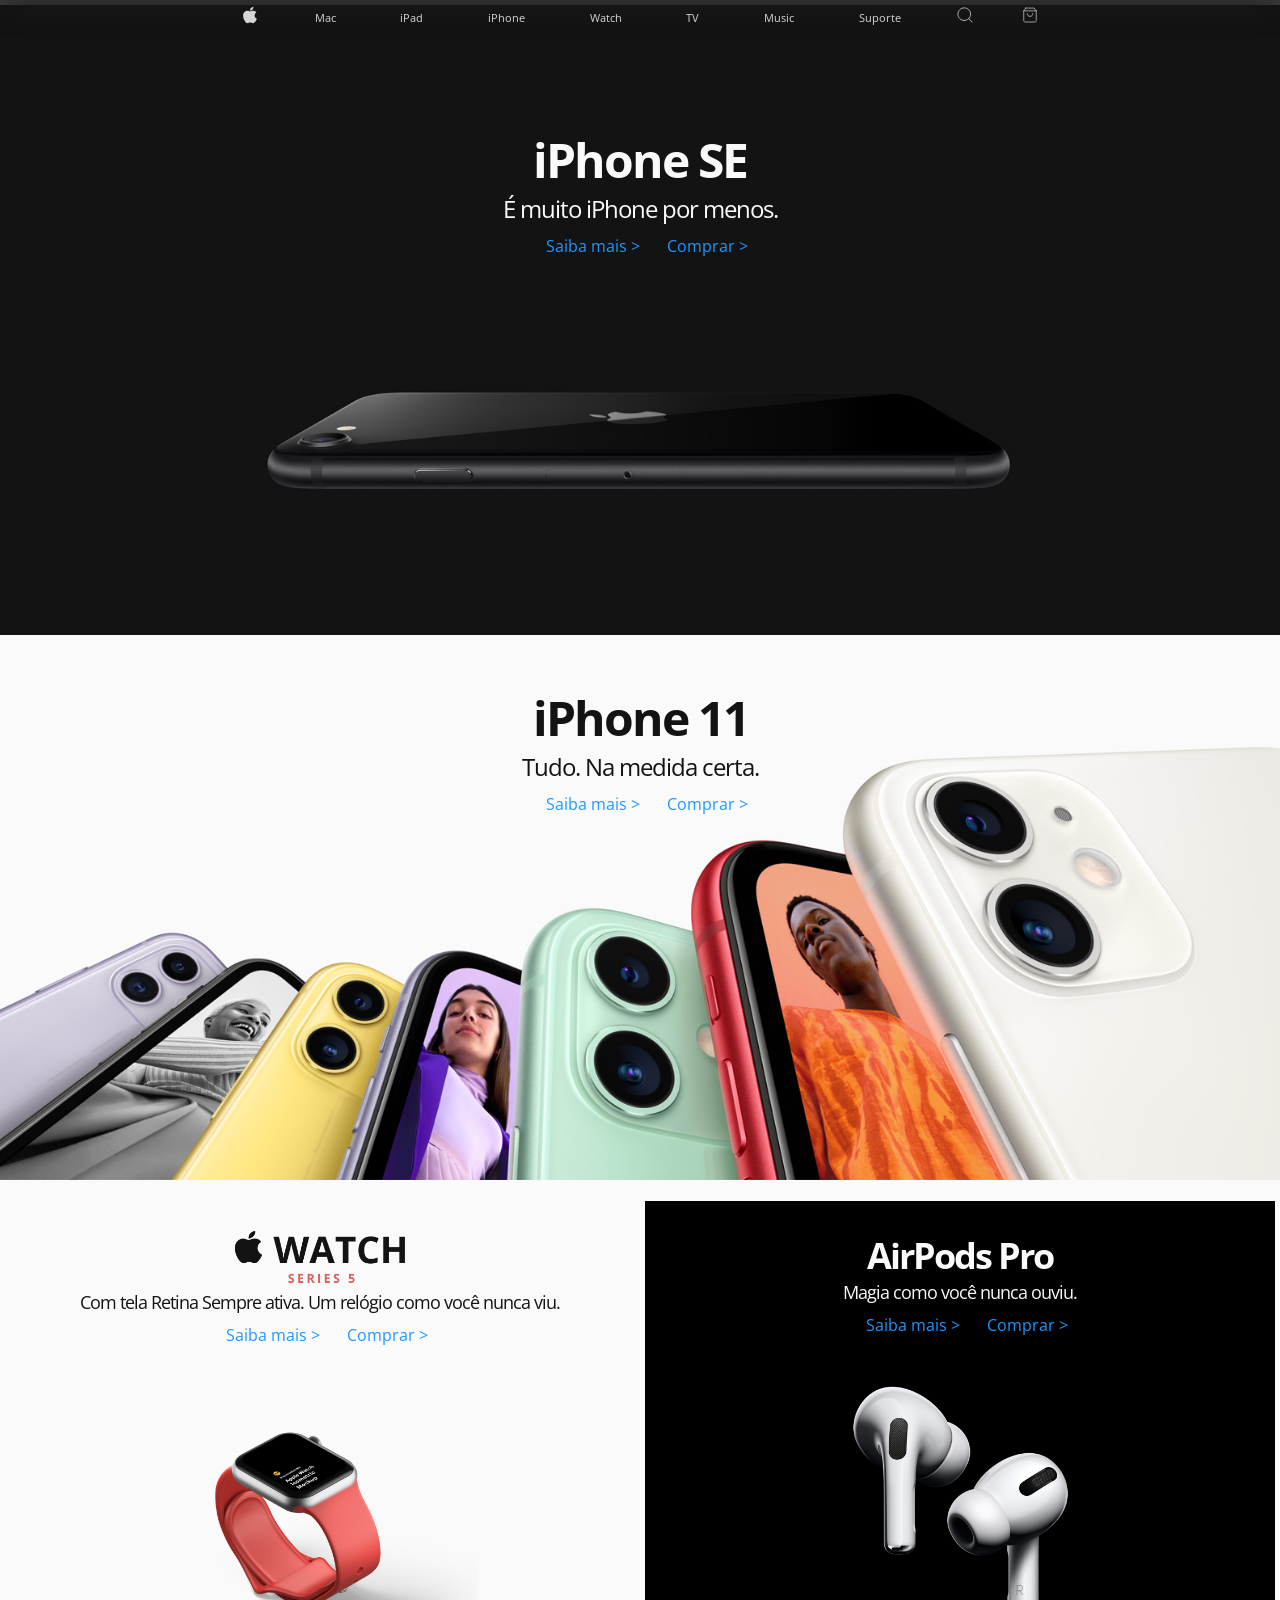
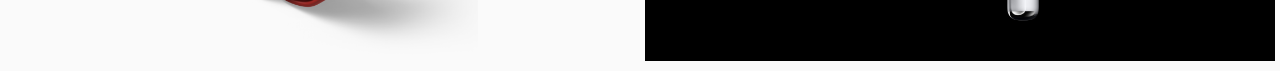
<file: Projeto de estudo - Clone do site da Apple/index.html>
<!DOCTYPE html>
<html lang="en">
  <head>
    <meta charset="UTF-8" />
    <meta name="viewport" content="width=device-width, initial-scale=1.0" />
    <title>Apple (Brasil)</title>
    <link rel="stylesheet" href="css/style.css" />
    <link
      href="https://fonts.googleapis.com/css2?family=Open+Sans:wght@300;400;600&display=swap"
      rel="stylesheet"
    />
    <script
      src="https://code.jquery.com/jquery-3.5.1.min.js"
      integrity="sha256-9/aliU8dGd2tb6OSsuzixeV4y/faTqgFtohetphbbj0="
      crossorigin="anonymous"
    ></script>
  </head>
  <body>
    <header class="header">
      <div class="header-container">
        <!-- NAV LIST MOBILE-->
        <ul class="nav-mobile">
          <li class="nav-item" style="padding-left: 10px;">
            <a href="#" class="nav-hamburguer">
              <div class="hamburguer"></div>
            </a>
          </li>
          <li class="nav-item" style="z-index: 999;">
            <a href="#" class="nav-logo">
              <img src="img/logo.svg" class="logo" style="width: 20px;" />
            </a>
          </li>
          <li class="nav-item" style="padding-right: 10px;">
            <a href="#" class="nav-bag">
              <img src="img/bag.svg" style="width: 20px;" />
            </a>
          </li>
        </ul>

        <ul class="nav-list-mobile">
          <li class="nav-item-mobile">
            <input type="text" class="search" placeholder="Search apple.com" />
          </li>
          <li class="nav-item-mobile">
            <a href="#" class="nav-link-mobile">Mac</a>
          </li>
          <li class="nav-item-mobile">
            <a href="#" class="nav-link-mobile">iPad</a>
          </li>
          <li class="nav-item-mobile">
            <a href="#" class="nav-link-mobile">iPhone</a>
          </li>
          <li class="nav-item-mobile">
            <a href="#" class="nav-link-mobile">Watch</a>
          </li>
          <li class="nav-item-mobile">
            <a href="#" class="nav-link-mobile">TV</a>
          </li>
          <li class="nav-item-mobile">
            <a href="#" class="nav-link-mobile">Music</a>
          </li>
          <li class="nav-item-mobile">
            <a href="#" class="nav-link-mobile">Suporte</a>
          </li>
        </ul>
        <!-- NAV LIST DESKTOP-->
        <ul class="nav-list-desktop">
          <li class="nav-item" style="padding-left: 10px;">
            <a href="#" class="nav-logo">
              <img src="img/logo.svg" style="width: 20px;" />
            </a>
          </li>
          <li class="nav-item">
            <a href="#" class="nav-link">Mac</a>
          </li>
          <li class="nav-item">
            <a href="#" class="nav-link">iPad</a>
          </li>
          <li class="nav-item">
            <a href="#" class="nav-link">iPhone</a>
          </li>
          <li class="nav-item">
            <a href="#" class="nav-link">Watch</a>
          </li>
          <li class="nav-item">
            <a href="#" class="nav-link">TV</a>
          </li>
          <li class="nav-item">
            <a href="#" class="nav-link">Music</a>
          </li>
          <li class="nav-item">
            <a href="#" class="nav-link">Suporte</a>
          </li>
          <li class="nav-item">
            <a href="#" class="nav-search">
              <img src="img/search2.svg" style="width: 20px;" />
            </a>
          </li>
          <li class="nav-item" style="padding-right: 10px;">
            <a href="#" class="nav-bag">
              <img src="img/bag.svg" style="width: 20px;" />
            </a>
          </li>
        </ul>
      </div>
    </header>

    <section class="iphonese">
      <div class="container-iphonese">
        <div class="container-title-iphonese">
          <h1>iPhone SE</h1>
          <h3>
            É muito iPhone por menos.
          </h3>
          <p>
            <a href="" class="link">Saiba mais</a>
            <a href="" class="link">Comprar</a>
          </p>
        </div>

        <div class="container-img-iphonese">
          <img src="img/iphonese.png" alt="" />
        </div>
      </div>
    </section>

    <section class="iphone11">
      <div class="container-iphone11">
        <div class="container-title-iphone11">
          <h1>iPhone 11</h1>
          <h3>
            Tudo. Na medida certa.
          </h3>
          <p>
            <a href="" class="link">Saiba mais</a>
            <a href="" class="link">Comprar</a>
          </p>
        </div>
      </div>
    </section>

    <section class="products">
      <div class="watch">
        <div class="container-title-watch">
          <h1></h1>
          <h3>
            Com tela Retina Sempre ativa. Um relógio como você nunca viu.
          </h3>
          <p>
            <a href="" class="link">Saiba mais</a>
            <a href="" class="link">Comprar</a>
          </p>
        </div>
        <img src="img/watch2.png" alt="" />
      </div>
      <div class="airpods">
        <div class="container-title-airpods">
          <h1>AirPods Pro</h1>
          <h3>
            Magia como você nunca ouviu.
          </h3>
          <p>
            <a href="" class="link">Saiba mais</a>
            <a href="" class="link">Comprar</a>
          </p>
        </div>
        <img src="img/airpods2.png" alt="" />
      </div>
    </section>

    <script src="js/script.js"></script>
  </body>
</html>
</file>
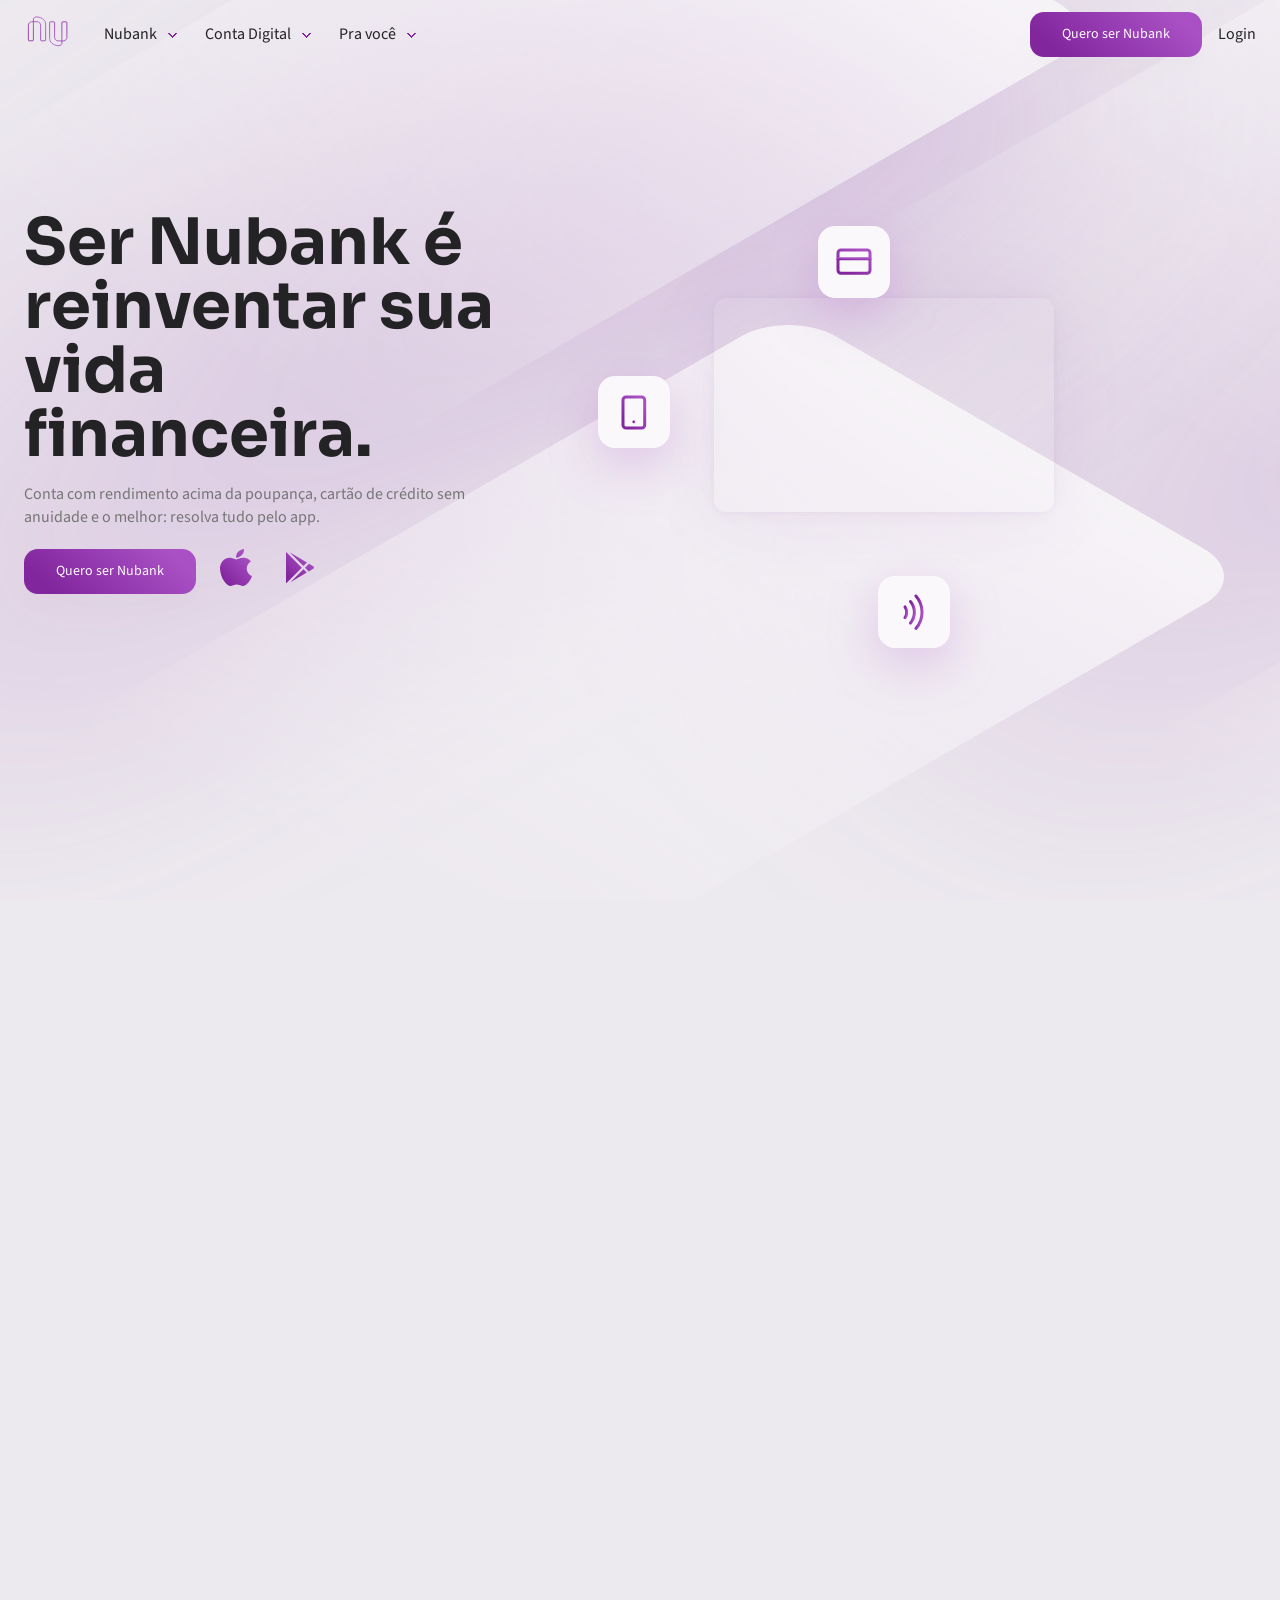
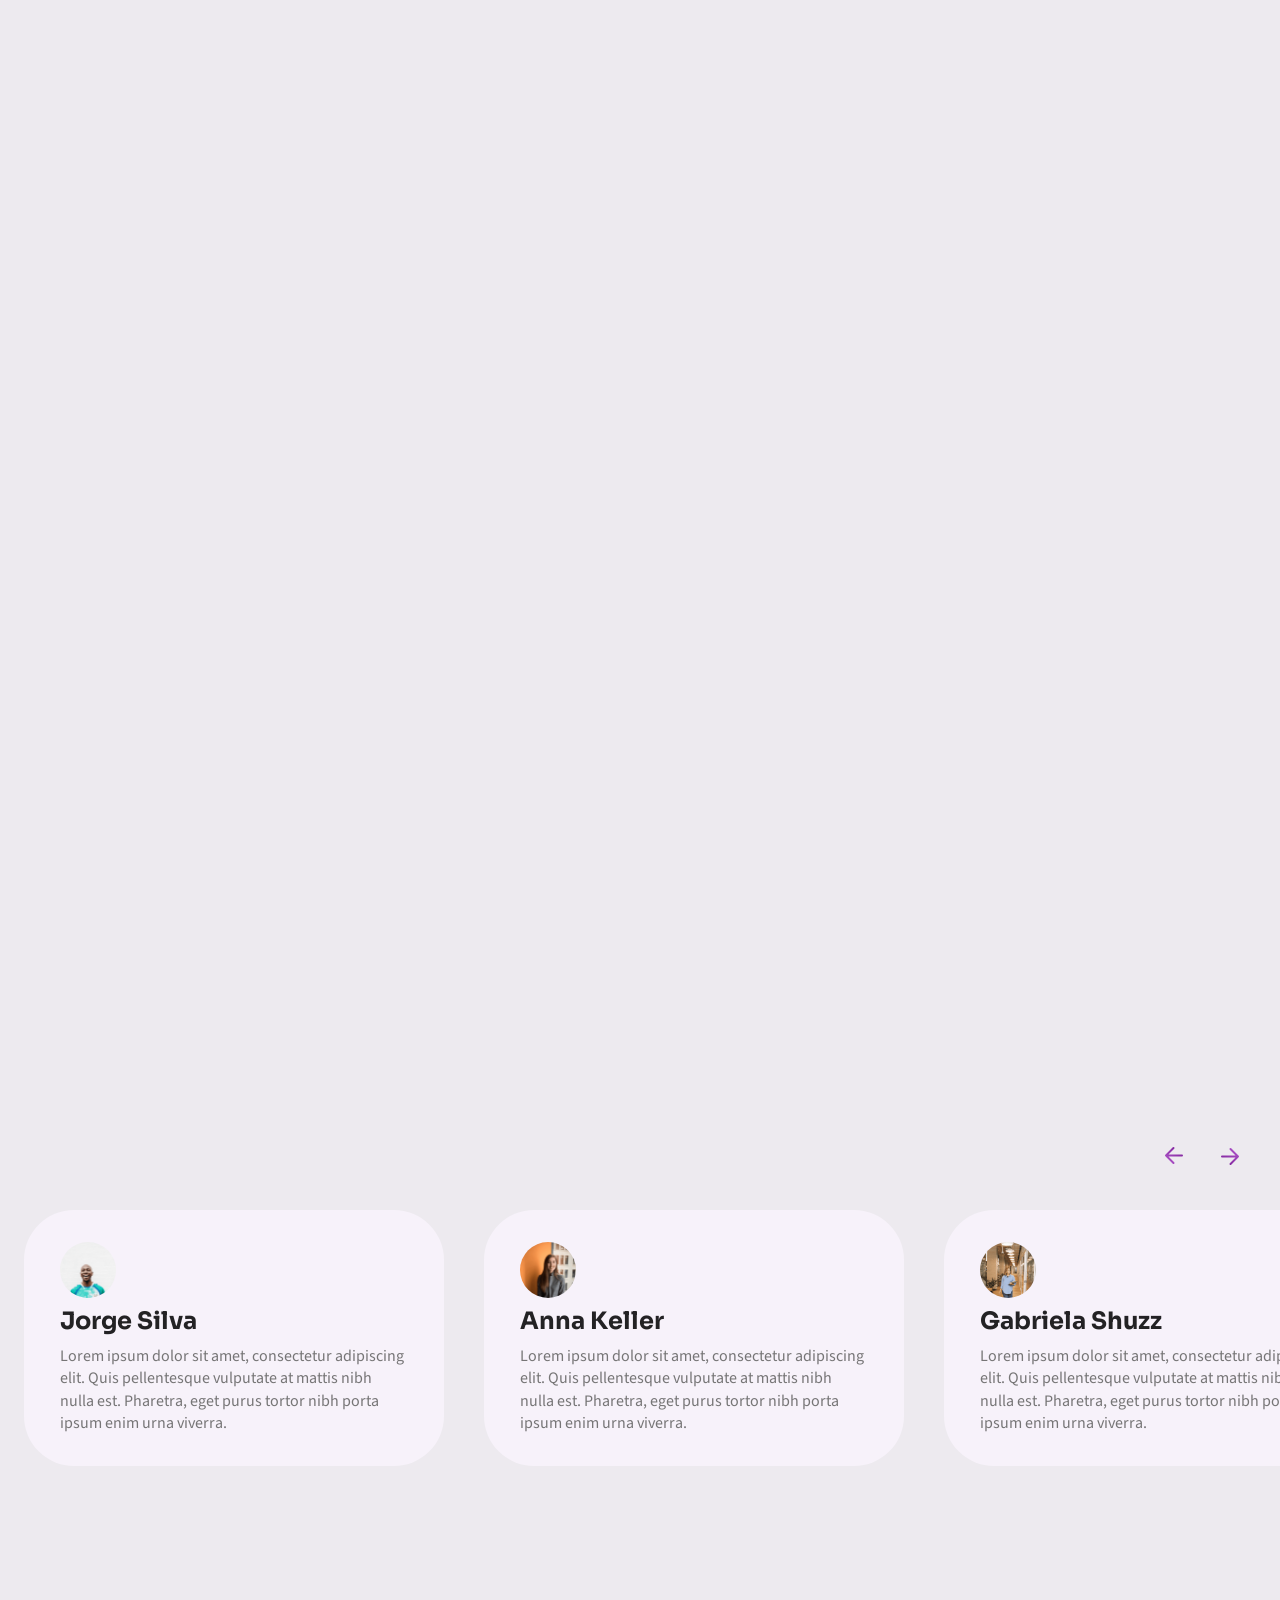
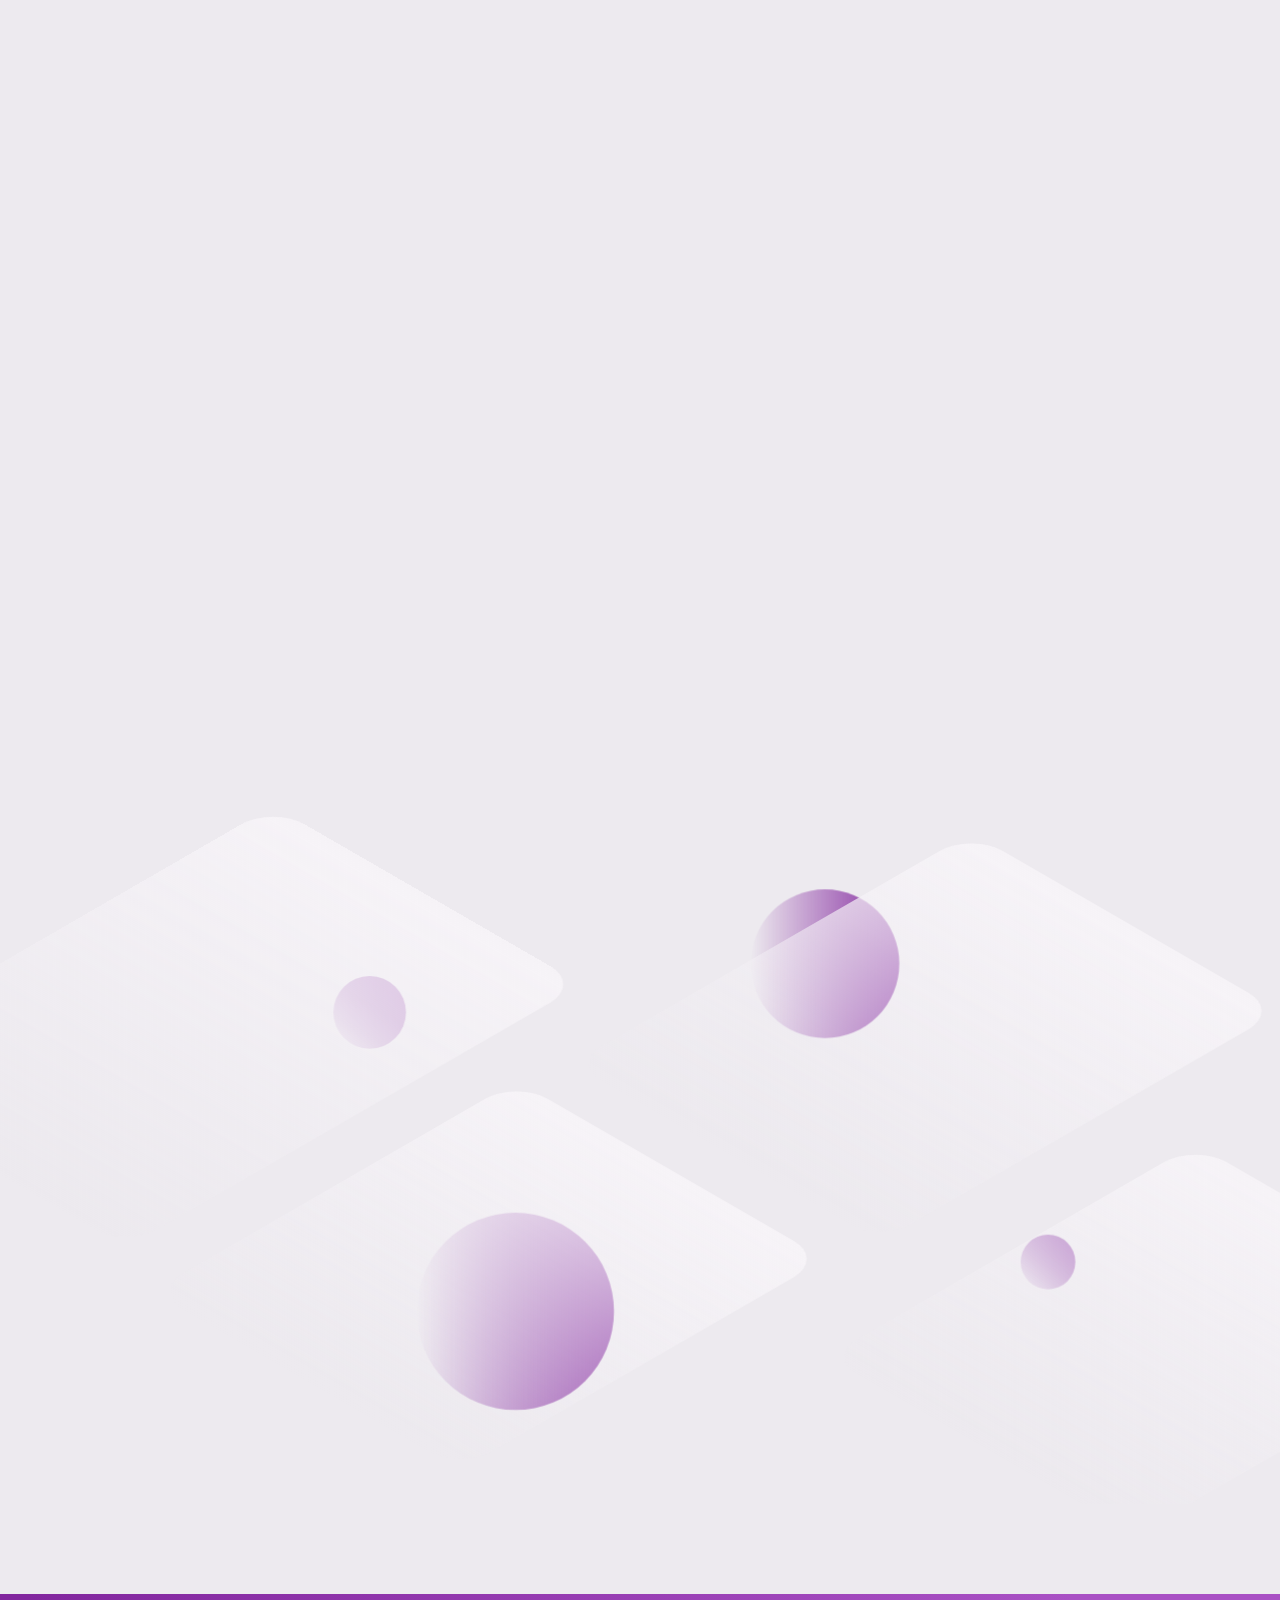
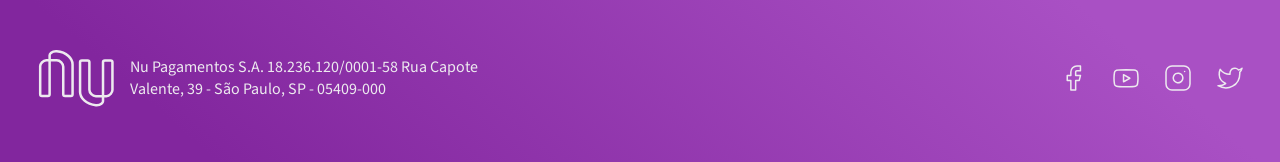
<file: Projeto Nubank - Curso de FrontEnd/index.html>
<!DOCTYPE html>
<html lang="en">

<head>
    <meta charset="UTF-8">
    <meta name="viewport" content="width=device-width, initial-scale=1.0">
    <link rel="preconnect" href="https://fonts.gstatic.com">
    <link
        href="https://fonts.googleapis.com/css2?family=Sora:wght@300;400;500;600&family=Source+Sans+Pro:wght@300;400&display=swap"
        rel="stylesheet">
    <link rel="stylesheet" href="css/style.css">
    <link rel="stylesheet" href="css/aos.css" />
    <link rel="stylesheet" href="https://unpkg.com/swiper/swiper-bundle.min.css">
    <title>Nubank</title>
    <script src="js/svg-inject.min.js"></script>
    <!-- <script src="js/svg-inject.min.js"></script> -->
</head>

<body>
    <!--========== HEADER ==========-->
    <div>
        <header id="header">
            <nav class="navbar-mobile">
                <div class="bx" id="bx" data-aos="fade-up" data-aos-delay="100"></div>
                <div class="logo" data-aos="fade-up" data-aos-delay="200">
                    <a href="#">
                        <img src="svg/logonu.svg" loading="lazy" onload="SVGInject(this)" />
                    </a>
                </div>
                <a href="" data-aos="fade-up" data-aos-delay="300">Login</a>
            </nav>
            <nav class="navbar-desktop">
                <div class="navbar-desktop-item-1">
                    <div class="logo" data-aos="fade-up" data-aos-delay="100">
                        <a href="#">
                            <img src="svg/logonu.svg" loading="lazy" onload="SVGInject(this)" />
                        </a>
                    </div>
                    <ul class="menu-desktop">
                        <li class="menu-item" id="menu-item-1" data-aos="fade-up" data-aos-delay="200">
                            <a href="" class="nav-link-desktop">Nubank</a>
                            <ul class="dropdown-menu" id="dropdown-item-1">
                                <li class="dropdown-item mb-1"> <a href="/index2.html" class="nav-link-dropdown">O
                                        Nu</li></a>
                                <li class="dropdown-item mb-1"> <a href="" class="nav-link-dropdown">Carreiras</a> </li>
                                <li class="dropdown-item"> <a href="" class="nav-link-dropdown">Imprensa</a> </li>
                            </ul>
                        </li>
                        <li class="menu-item" id="menu-item-2" data-aos="fade-up" data-aos-delay="300">
                            <a href="" class="nav-link-desktop">Conta Digital</a>
                            <ul class="dropdown-menu" id="dropdown-item-2">
                                <li class="dropdown-item mb-1"> <a href="" class="nav-link-dropdown">Crie sua conta</a>
                                </li>
                                <li class="dropdown-item mb-1"> <a href="" class="nav-link-dropdown">Transferências</a>
                                </li>
                                <li class="dropdown-item"> <a href="" class="nav-link-dropdown">Rendimento</a> </li>
                            </ul>
                        </li>
                        <li class="menu-item" id="menu-item-3" data-aos="fade-up" data-aos-delay="400">
                            <a href="" class="nav-link-desktop">Pra você</a>
                            <ul class="dropdown-menu" id="dropdown-item-3">
                                <li class="dropdown-item mb-1"> <a href="" class="nav-link-dropdown">Comunidade</a>
                                </li>
                                <li class="dropdown-item mb-1"> <a href="" class="nav-link-dropdown">Rewards</a> </li>
                                <li class="dropdown-item"> <a href="" class="nav-link-dropdown">Novidades</a> </li>
                            </ul>
                        </li>
                    </ul>
                </div>
                <div class="navbar-desktop-item-2" data-aos="fade-up" data-aos-delay="500">
                    <a href="" class="btn">Quero ser Nubank</a>
                    <a href="" class="ml-2">Login</a>
                </div>
            </nav>
            <nav class="menu-mobile" id="menu-mobile">
                <ul class="nav-list-mobile mb-5">
                    <li class="mb-1"> <a href="" class="nav-link-mobile">Nubank</a> </li>
                    <li class="mb-1"> <a href="" class="nav-link-mobile">Conta Digital</a> </li>
                    <li class="mb-1"> <a href="" class="nav-link-mobile">Pra você</a> </li>
                    <li class="mb-1"> <a href="" class="nav-link-mobile">Quero ser Nubank</a> </li>
                    <li class="mt-3 flex-center">

                        <a href=""><img src="svg/icon-facebook.svg" class="mx-1" loading="lazy"
                                onload="SVGInject(this)" /></a>
                        <a href=""><img src="svg/icon-youtube.svg" class="mx-1" loading="lazy"
                                onload="SVGInject(this)" /></a>
                        <a href=""><img src="svg/icon-instagram.svg" class="mx-1" loading="lazy"
                                onload="SVGInject(this)" /></a>
                        <a href=""><img src="svg/icon-twitter.svg" class="mx-1" loading="lazy"
                                onload="SVGInject(this)" /> </a>

                    </li>
                </ul>
            </nav>
        </header>
    </div>

    <!--========== HERO ==========-->
    <div class="bg-home">
        <img src="svg/bg-home.svg" class="svg-bg-home" loading="lazy" onload="SVGInject(this)" />
    </div>
    <main class="container hero py-5">
        <div class="flex-item-1 py-4">

            <h1 data-aos="fade-up" data-aos-delay="600">
                Ser Nubank é reinventar sua vida financeira.
            </h1>
            <p class="my-2" data-aos="fade-up" data-aos-delay="700">
                Conta com rendimento acima da poupança, cartão de
                crédito sem anuidade e o melhor: resolva tudo pelo app.
            </p>
            <div class="flex-start" data-aos="fade-up" data-aos-delay="800">
                <a href="#" class="btn">Quero ser Nubank</a>
                <a href="#appstore"><img class="width-auto ml-2" src="svg/appstore.svg" loading="lazy"
                        onload="SVGInject(this)" /></a>
                <a href="#playstore"><img class=" width-auto ml-2" src="svg/playstore.svg" loading="lazy"
                        onload="SVGInject(this)" /></a>
            </div>

        </div>
        <div class="flex-center flex-item-3 div-card py-4" data-aos="fade-up" data-aos-delay="900">
            <img src="svg/icon-card.svg" class="icon-card-hero dropshadow" loading="lazy" onload="SVGInject(this)" />
            <img src="svg/icon-mobile.svg" class="icon-mobile-hero dropshadow" loading="lazy"
                onload="SVGInject(this)" />
            <img src="svg/icon-contactless.svg" class="icon-contactless-hero dropshadow" loading="lazy"
                onload="SVGInject(this)" />
            <div class="card"></div>
        </div>
    </main>


    <!--========== SECTION PEOPLE ==========-->
    <section class="container">

        <div class="flex-item-4 flex-column mx-2" style="min-width: 220px;">
            <h5 class="mb-1 mt-2" data-aos="fade-up" data-aos-delay="100">Para todos</h5>
            <h2 class="mb-1" data-aos="fade-up" data-aos-delay="200">Completo.</h2>
            <p class="my-2" data-aos="fade-up" data-aos-delay="300">
                Resolva seu dia a dia pelo celular. Sem filas, sem anuidade, sem tarifas abusivas.
                Cuide do seu dinheiro de um jeito simples. Somos eficientes para você usar seu
                dinheiro com o que realmente importa, sem tarifas de manutenção.
            </p>
            <ul class="list">
                <li class="list-item bg-icon-check" data-aos="fade-up" data-aos-delay="400">
                    <strong class="mt-1" style="display: block;">100% gratuito.</strong>
                    <p>
                        Isso mesmo, você não paga nada para abrir sua conta.
                    </p>
                </li>
                <li class="list-item bg-icon-check" data-aos="fade-up" data-aos-delay="500">
                    <strong class="mt-1" style="display: block;">Sem taxas ou cobranças.</strong>
                    <p>
                        Não se preocupe com taxas adicionais ou anuidades.
                    </p>
                </li>
                <li class="list-item bg-icon-check" data-aos="fade-up" data-aos-delay="600">
                    <strong class="mt-1" style="display: block;">O melhor suporte de todos.</strong>
                    <p>
                        Segundo pesquisas, temos o melhor suporte pra você.
                    </p>
                </li>
            </ul>
            <p data-aos="fade-up" data-aos-delay="700">
                <a href="" class="link">Confira os benefícios</a>
            </p>


        </div>
        <div class="flex-item-3 flex-column mx-2" data-aos="fade-up" data-aos-delay="400">
            <img src="svg/svg-people1.svg" loading="lazy" onload="SVGInject(this)" />
        </div>
        <div class="flex-item-1 flex-column mx-2 my-3" data-aos="fade-up" data-aos-delay="500">
            <img src="svg/svg-people2.svg" class="mx-2 my-2 img-people2" loading="lazy" onload="SVGInject(this)" />
            <img src="svg/svg-people3.svg" class="mx-2 my-2" loading="lazy" onload="SVGInject(this)" />
        </div>

    </section>


    <!--========== O MELHOR ==========-->
    <section class="container">
        <div class="best px-3 py-4" data-aos="fade-up" data-aos-delay="0">
            <div class="flex-auto m-2">
                <h5 data-aos="fade-up" data-aos-delay="100">O melhor</h5>
                <h2 data-aos="fade-up" data-aos-delay="200">Por que Nubank?</h2>
            </div>
            <div class="best-item flex-auto" data-aos="fade-up" data-aos-delay="300">
                <img src="svg/icon-cash.svg" class="icon width-auto" loading="lazy" onload="SVGInject(this)" />
                <p class="mt-2 bold">Conta rende mais que a poupança</p>
            </div>
            <div class="best-item flex-auto" data-aos="fade-up" data-aos-delay="400">
                <img src="svg/icon-transfer.svg" class="icon width-auto" loading="lazy" onload="SVGInject(this)" />
                <p class="mt-2 bold">Transferências e TEDs ilimitadas</p>
            </div>
            <div class="best-item flex-auto" data-aos="fade-up" data-aos-delay="500">
                <img src="svg/icon-card.svg" class="icon width-auto" loading="lazy" onload="SVGInject(this)" />
                <p class="mt-2 bold">Conta e cartão 100% gratuitos</p>
            </div>
            <div class="best-item flex-auto" data-aos="fade-up" data-aos-delay="600">
                <img src="svg/icon-phone.svg" class="icon width-auto" loading="lazy" onload="SVGInject(this)" />
                <p class="mt-2 bold">O melhor suporte 24h do Brasil</p>
            </div>
        </div>
    </section>


    <!--========== MOBILE ==========-->
    <section class="container">

        <div class="flex-item-1 flex-center mx-3 relative" data-aos="fade-up" data-aos-delay="600">
            <div class="pulse"></div>
            <img src="svg/fignu2.svg" loading="lazy" onload="SVGInject(this)" />
        </div>
        <div class="flex-item-3 flex-column mx-2">
            <h5 class="mb-1 mt-2" data-aos="fade-up" data-aos-delay="100">Conta digital</h5>
            <h2 class="mb-1" data-aos="fade-up" data-aos-delay="200">Tudo pelo App.</h2>
            <p class="my-2" data-aos="fade-up" data-aos-delay="300">
                Nossa conta digital com mais de 20 milhões de clientes em todo o Brasil.
                Pague suas contas, ajuste seu limite, bloqueie e desbloqueie o cartão quando
                quiser e acompanhe cada movimentação em tempo real. Tudo pelo aplicativo.
            </p>

            <ul class="list">
                <li class="list-item bg-icon-mobile" data-aos="fade-up" data-aos-delay="400">
                    <strong>Tudo na palma da sua mão</strong>
                    <p>
                        Conta digital. Você resolve tudo pelo App. Tudo.
                    </p>
                </li>
                <li class="list-item bg-icon-time" data-aos="fade-up" data-aos-delay="500">
                    <strong>Sem filas ou burocracias</strong>
                    <p>
                        Investimos no melhor suporte pra isso. Não tem filas. Economia de tempo.
                    </p>
                </li>
                <li class="list-item bg-icon-config" data-aos="fade-up" data-aos-delay="600">
                    <strong>Configure tudo no app</strong>
                    <p>
                        Toda a configuração e acesso aos novos recursos a um clique
                        de distância.
                    </p>
                </li>
            </ul>
            <p data-aos="fade-up" data-aos-delay="700">
                <a href="" class="link">Segura e sem complicações</a>
            </p>

        </div>

    </section>


    <!--========== CARD ==========-->
    <section class="container">

        <div class="flex-item-3 flex-column mx-2">
            <h5 class="mb-1 mt-2" data-aos="fade-up" data-aos-delay="100">seu roxinho</h5>
            <h2 class="mb-1" data-aos="fade-up" data-aos-delay="200">Crédito e débito.</h2>
            <p class="my-2" data-aos="fade-up" data-aos-delay="300">
                Pode chamar ele de roxinho. Além disso, pode chamar ele de moderno,
                gratuito e prático também. Facilidade e segurança para você em mais
                de 30 milhões de estabelecimentos, além dos benefícios Mastercard.
            </p>

            <ul class="list">
                <li class="list-item bg-icon-contactless" data-aos="fade-up" data-aos-delay="400">
                    <strong>Tecnologia Contactless</strong>
                    <p>
                        Tecnologia de pagamento por aproximação. Mais agilidade
                        no dia a dia.
                    </p>
                </li>
                <li class="list-item bg-icon-card" data-aos="fade-up" data-aos-delay="500">
                    <strong>Cartão virtual</strong>
                    <p>
                        Você pode gerar cartões virtuais no app para suas compras online.
                        Mais segurança.
                    </p>
                </li>
            </ul>
            <p data-aos="fade-up" data-aos-delay="600">
                <a href="" class="link">Saiba mais</a>
            </p>

        </div>
        <div class="flex-item-1 flex-center mx-3" data-aos="fade-up" data-aos-delay="500">
            <img src="svg/fignu3.svg" loading="lazy" onload="SVGInject(this)" />
        </div>

    </section>





    <section class="box">
        <h5 class="mb-1 mt-2" data-aos="fade-up" data-aos-delay="100">depoimentos</h5>
        <h2 class="mb-1" data-aos="fade-up" data-aos-delay="200">Todos amam o roxinho</h2>
    </section>
    <section class="container-swiper hidden">
        <div class="swiper-container">
            <div class="swiper-wrapper">
                <div class="swiper-slide">
                    <div class="photo-profile my-1 photo-1"></div>
                    <h4 class="my-1">Jorge Silva</h4>
                    <p class="my-1">
                        Lorem ipsum dolor sit amet, consectetur adipiscing elit.
                        Quis pellentesque vulputate at mattis nibh nulla est.
                        Pharetra, eget purus tortor nibh porta ipsum enim urna viverra.
                    </p>
                </div>
                <div class="swiper-slide">
                    <div class="photo-profile my-1 photo-2"></div>
                    <h4 class="my-1">Anna Keller</h4>
                    <p class="my-1">
                        Lorem ipsum dolor sit amet, consectetur adipiscing elit.
                        Quis pellentesque vulputate at mattis nibh nulla est.
                        Pharetra, eget purus tortor nibh porta ipsum enim urna viverra.
                    </p>
                </div>
                <div class="swiper-slide">
                    <div class="photo-profile my-1 photo-3"></div>
                    <h4 class="my-1">Gabriela Shuzz</h4>
                    <p class="my-1">
                        Lorem ipsum dolor sit amet, consectetur adipiscing elit.
                        Quis pellentesque vulputate at mattis nibh nulla est.
                        Pharetra, eget purus tortor nibh porta ipsum enim urna viverra.
                    </p>
                </div>
                <div class="swiper-slide">
                    <div class="photo-profile my-1 photo-4"></div>
                    <h4 class="my-1">Lia Vieira</h4>
                    <p class="my-1">
                        Lorem ipsum dolor sit amet, consectetur adipiscing elit.
                        Quis pellentesque vulputate at mattis nibh nulla est.
                        Pharetra, eget purus tortor nibh porta ipsum enim urna viverra.
                    </p>
                </div>
                <div class="swiper-slide">
                    <div class="photo-profile my-1 photo-5"></div>
                    <h4 class="my-1">Théo Gomes</h4>
                    <p class="my-1">
                        Lorem ipsum dolor sit amet, consectetur adipiscing elit.
                        Quis pellentesque vulputate at mattis nibh nulla est.
                        Pharetra, eget purus tortor nibh porta ipsum enim urna viverra.
                    </p>
                </div>
                <div class="swiper-slide">
                    <div class="photo-profile my-1 photo-6"></div>
                    <h4 class="my-1">Marcela Sousa</h4>
                    <p class="my-1">
                        Lorem ipsum dolor sit amet, consectetur adipiscing elit.
                        Quis pellentesque vulputate at mattis nibh nulla est.
                        Pharetra, eget purus tortor nibh porta ipsum enim urna viverra.
                    </p>
                </div>
            </div>

        </div>

        <div class="button-next"></div>
        <div class="button-prev"></div>
    </section>




    <!--========== FAÇA SUA CONTA ==========-->
    <section class="container">

        <div class="flex-item-3 flex-column mx-2">
            <h5 class="mb-1 mt-2" data-aos="fade-up" data-aos-delay="100">faça sua conta</h5>
            <h2 class="mb-1" data-aos="fade-up" data-aos-delay="200">Baixe. É gratuito.</h2>
            <p class="my-2" data-aos="fade-up" data-aos-delay="300">
                Vamos lá, junte-se aos mais de 20 milhões que escolheram o Nubank.
                Conte com o banco digital que mais cresce no Brasil. É de graça. É para todos.
                Clique e baixe o App.
            </p>
            <div class="flex-start mt-2" data-aos="fade-up" data-aos-delay="400">
                <a href=""><img class="width-auto button"
                        style="filter: drop-shadow(0px 16px 24px rgba(169, 80, 196, 0.25));" src="svg/app-store.svg"
                        loading="lazy" onload="SVGInject(this)" /></a>
                <a href=""><img class=" width-auto button ml-2"
                        style="filter: drop-shadow(0px 16px 24px rgba(169, 80, 196, 0.25));" src="svg/google-play.svg"
                        loading="lazy" onload="SVGInject(this)" /></a>
            </div>

        </div>
        <div class="flex-item-1 flex-center mx-3" data-aos="fade-up" data-aos-delay="300">
            <img src="svg/fignu4.svg" loading="lazy" onload="SVGInject(this)" />
        </div>

    </section>


    <!--========== NUCONTA ==========-->

    <div class="bg-invite">
        <img src="svg/fignu5.svg" class="svg-bg-invite" loading="lazy" onload="SVGInject(this)" />

        <section class="container">

            <div class="flex-item-1 flex-center flex-column mx-2">
                <h5 class="mb-1 mt-2" data-aos="fade-up" data-aos-delay="100">nuconta</h5>
                <h2 class="mb-1 text-center" data-aos="fade-up" data-aos-delay="200">O melhor dos bancos digitais. Pra
                    você.</h2>
                <p class="my-2 text-center" data-aos="fade-up" data-aos-delay="300">
                    Lorem ipsum dolor sit amet, consectetur adipiscing elit.
                    Quis pellentesque vulputate at mattis nibh nulla est.
                    Pharetra, eget purus tortor nibh porta ipsum enim urna viverra.
                    Pharetra, eget purus tortor nibh porta ipsum enim urna viverra.
                </p>
                <div class="my-2" data-aos="fade-up" data-aos-delay="400">
                    <a href="" class="btn">Quero ser Nubank</a>
                </div>


            </div>

        </section>
    </div>

    <!--========== FOOTER ==========-->
    <footer>
        <section class="container py-3 ">
            <div class="footer-flex-1">
                <img src="svg/logonu-white.svg" style="max-width: 90px;" class="mx-1" loading="lazy"
                    onload="SVGInject(this)" />
                <p>
                    Nu Pagamentos S.A. 18.236.120/0001-58
                    Rua Capote Valente, 39 - São Paulo, SP - 05409-000
                </p>
            </div>
            <div class="footer-flex-2">
                <img src="svg/icon-facebook.svg" class="mx-1" loading="lazy" onload="SVGInject(this)" />
                <img src="svg/icon-youtube.svg" class="mx-1" loading="lazy" onload="SVGInject(this)" />
                <img src="svg/icon-instagram.svg" class="mx-1" loading="lazy" onload="SVGInject(this)" />
                <img src="svg/icon-twitter.svg" class="mx-1" loading="lazy" onload="SVGInject(this)" />
            </div>
        </section>
    </footer>


    <!--========== APP JS ==========-->
    <script src="https://unpkg.com/swiper/swiper-bundle.min.js"></script>
    <script src="js/app.js"></script>
    <script src="js/aos.js"></script>
    <script>
        AOS.init({
            easing: "ease-out-quart",
            duration: 400,
        });

        var swiper = new Swiper('.swiper-container', {
            slidesPerView: 'auto',
            spaceBetween: 40,
            grabCursor: true,
            pagination: {
                el: '.swiper-pagination',
                clickable: true,
                type: 'progressbar',
            },
            navigation: {
                nextEl: '.button-next',
                prevEl: '.button-prev',
            },
        });
    </script>


</body>

</html>
</file>
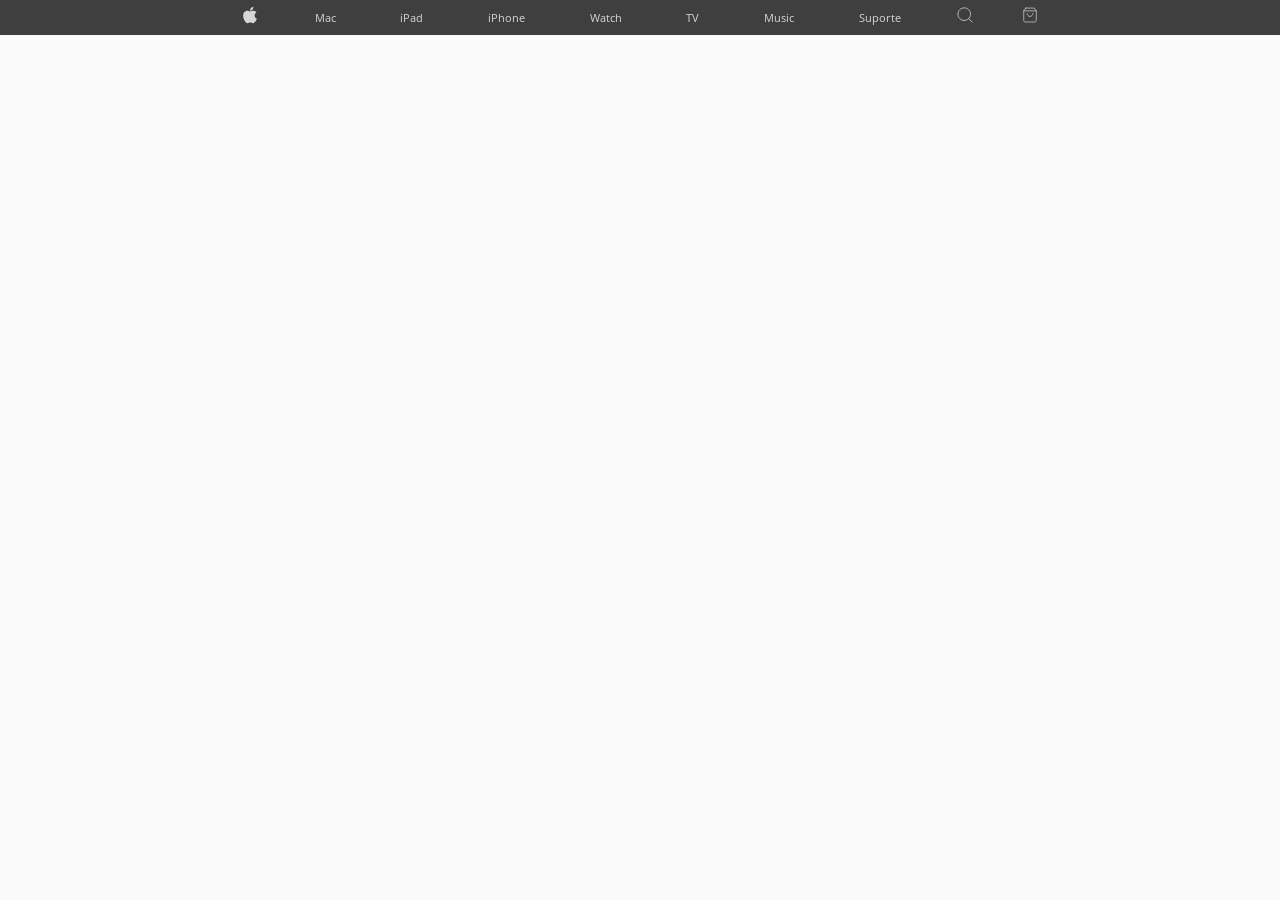
<file: Projeto de estudo - Clone do site da Apple/index2.html>
<!DOCTYPE html>
<html lang="en">
  <head>
    <meta charset="UTF-8" />
    <meta name="viewport" content="width=device-width, initial-scale=1.0" />
    <title>Apple (Brasil)</title>
    <link rel="stylesheet" href="css/style.css" />
    <link
      href="https://fonts.googleapis.com/css2?family=Open+Sans:wght@300;400;600&display=swap"
      rel="stylesheet"
    />
    <script
      src="https://code.jquery.com/jquery-3.5.1.min.js"
      integrity="sha256-9/aliU8dGd2tb6OSsuzixeV4y/faTqgFtohetphbbj0="
      crossorigin="anonymous"
    ></script>
  </head>
  <body>
    <header class="header">
      <div class="header-container">
        <!-- NAV LIST MOBILE-->
        <ul class="nav-mobile">
          <li class="nav-item" style="padding-left: 10px;">
            <a href="#" class="nav-hamburguer">
              <div class="hamburguer"></div>
            </a>
          </li>
          <li class="nav-item" style="z-index: 999;">
            <a href="#" class="nav-logo">
              <img src="img/logo.svg" class="logo" style="width: 20px;" />
            </a>
          </li>
          <li class="nav-item" style="padding-right: 10px;">
            <a href="#" class="nav-bag">
              <img src="img/bag.svg" style="width: 20px;" />
            </a>
          </li>
        </ul>

        <ul class="nav-list-mobile">
          <li class="nav-item-mobile">
            <input type="text" class="search" placeholder="Search apple.com" />
          </li>
          <li class="nav-item-mobile">
            <a href="#" class="nav-link-mobile">Mac</a>
          </li>
          <li class="nav-item-mobile">
            <a href="#" class="nav-link-mobile">iPad</a>
          </li>
          <li class="nav-item-mobile">
            <a href="#" class="nav-link-mobile">iPhone</a>
          </li>
          <li class="nav-item-mobile">
            <a href="#" class="nav-link-mobile">Watch</a>
          </li>
          <li class="nav-item-mobile">
            <a href="#" class="nav-link-mobile">TV</a>
          </li>
          <li class="nav-item-mobile">
            <a href="#" class="nav-link-mobile">Music</a>
          </li>
          <li class="nav-item-mobile">
            <a href="#" class="nav-link-mobile">Suporte</a>
          </li>
        </ul>
        <!-- NAV LIST DESKTOP-->
        <ul class="nav-list-desktop">
          <li class="nav-item" style="padding-left: 10px;">
            <a href="#" class="nav-logo">
              <img src="img/logo.svg" style="width: 20px;" />
            </a>
          </li>
          <li class="nav-item">
            <a href="#" class="nav-link">Mac</a>
          </li>
          <li class="nav-item">
            <a href="#" class="nav-link">iPad</a>
          </li>
          <li class="nav-item">
            <a href="#" class="nav-link">iPhone</a>
          </li>
          <li class="nav-item">
            <a href="#" class="nav-link">Watch</a>
          </li>
          <li class="nav-item">
            <a href="#" class="nav-link">TV</a>
          </li>
          <li class="nav-item">
            <a href="#" class="nav-link">Music</a>
          </li>
          <li class="nav-item">
            <a href="#" class="nav-link">Suporte</a>
          </li>
          <li class="nav-item">
            <a href="#" class="nav-search">
              <img src="img/search2.svg" style="width: 20px;" />
            </a>
          </li>
          <li class="nav-item" style="padding-right: 10px;">
            <a href="#" class="nav-bag">
              <img src="img/bag.svg" style="width: 20px;" />
            </a>
          </li>
        </ul>
      </div>
    </header>

    <script src="js/script.js"></script>
  </body>
</html>
</file>
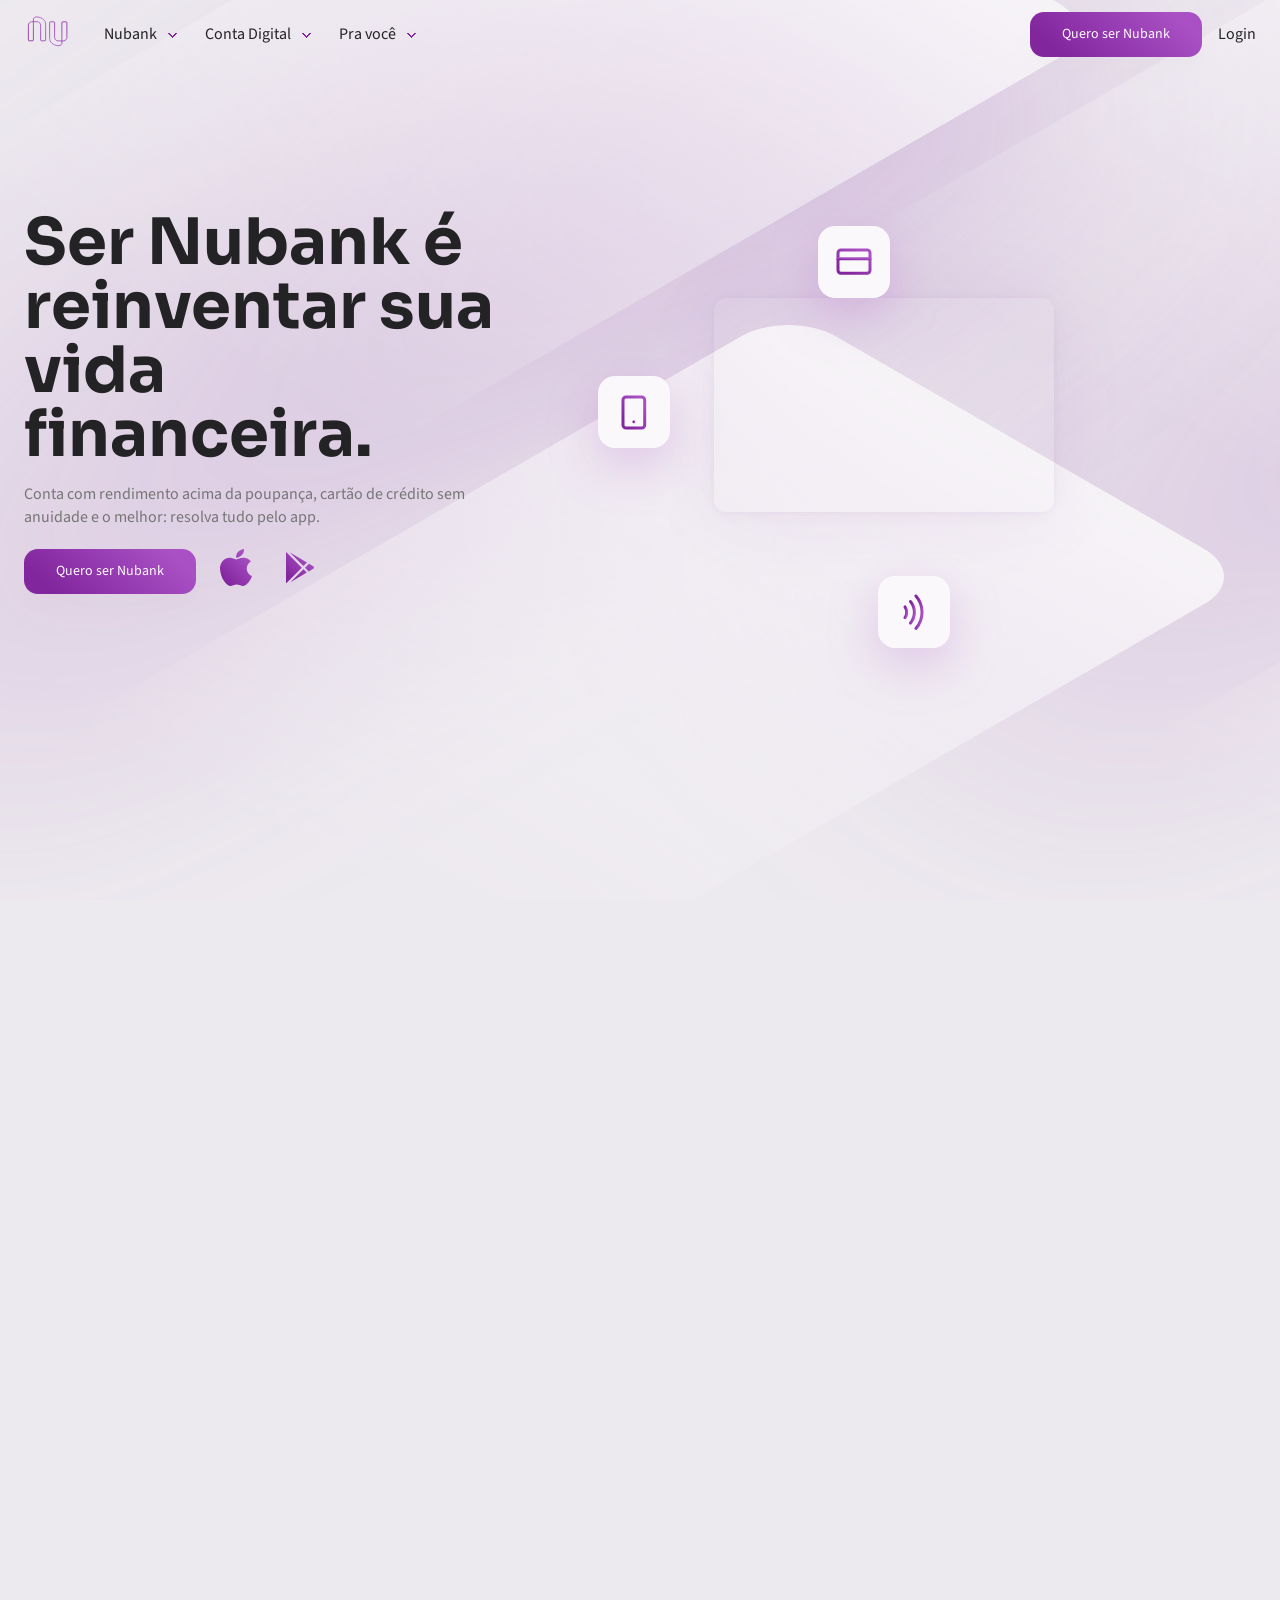
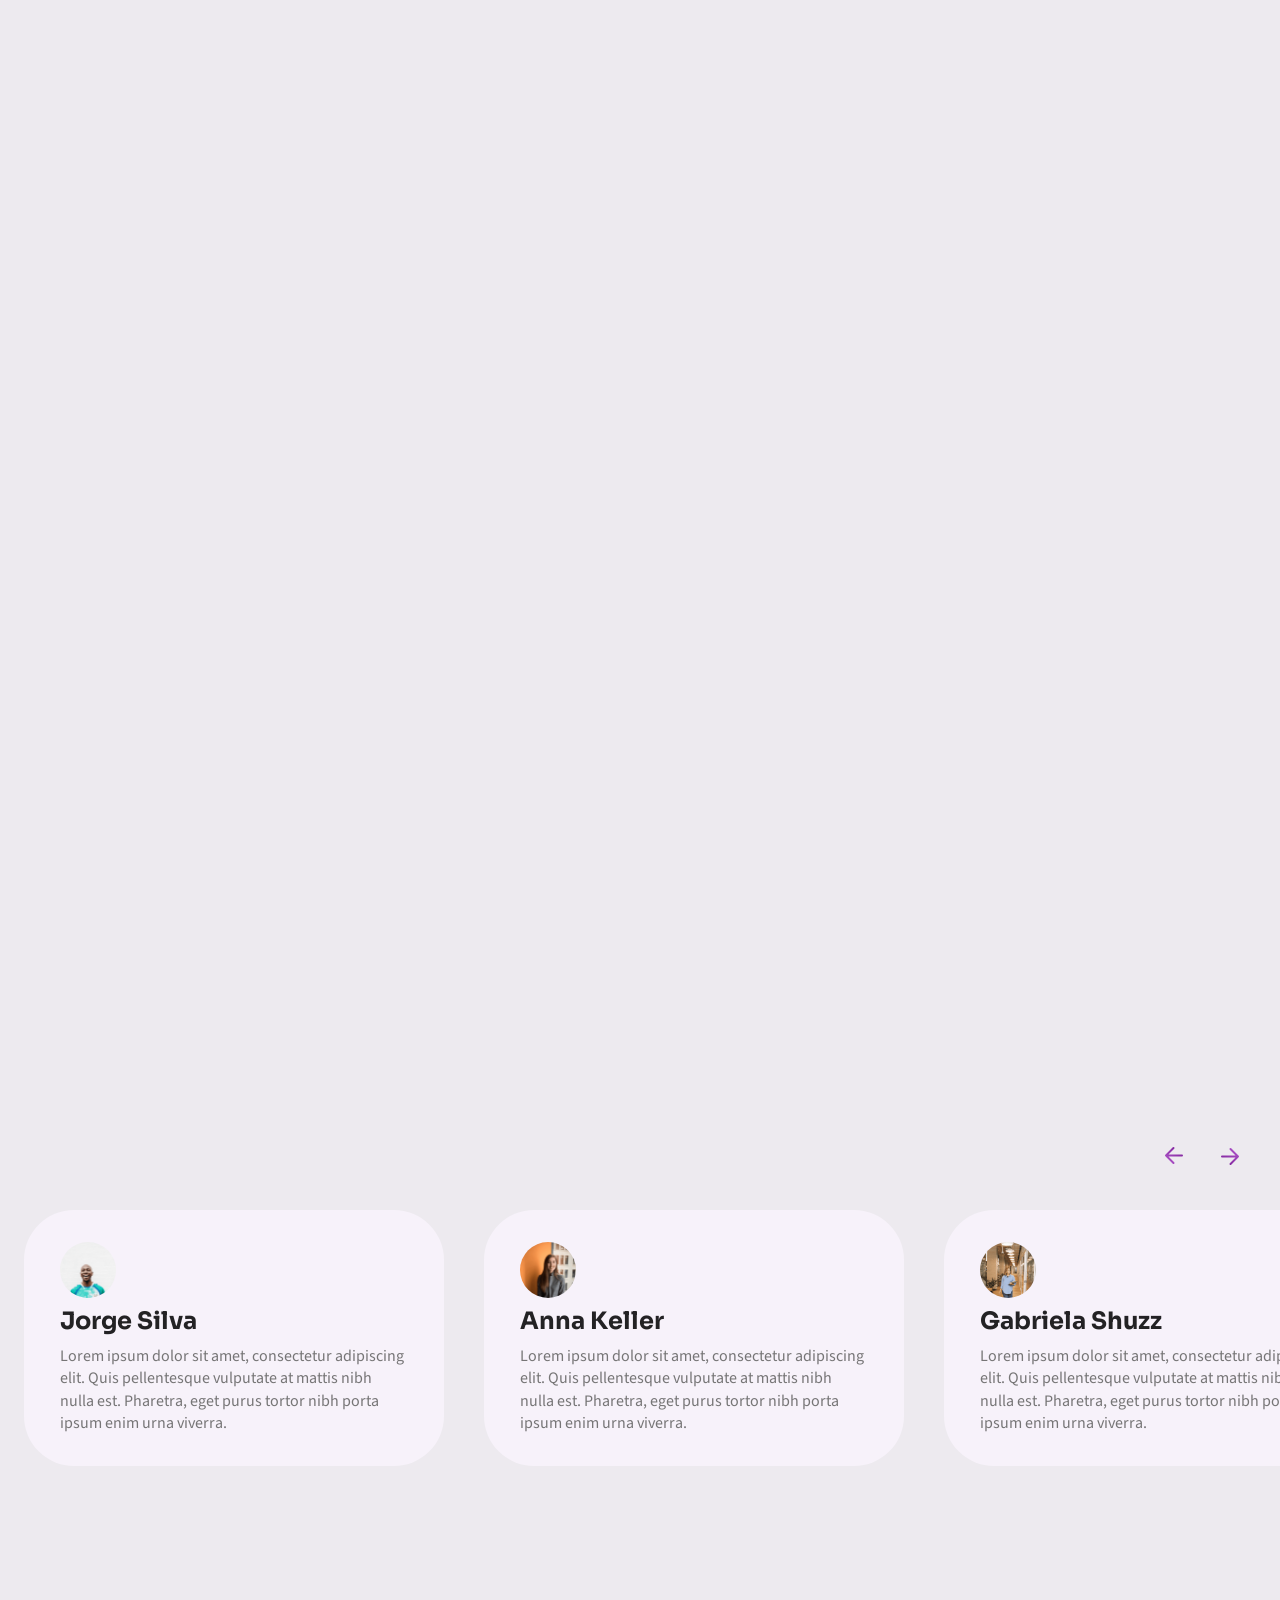
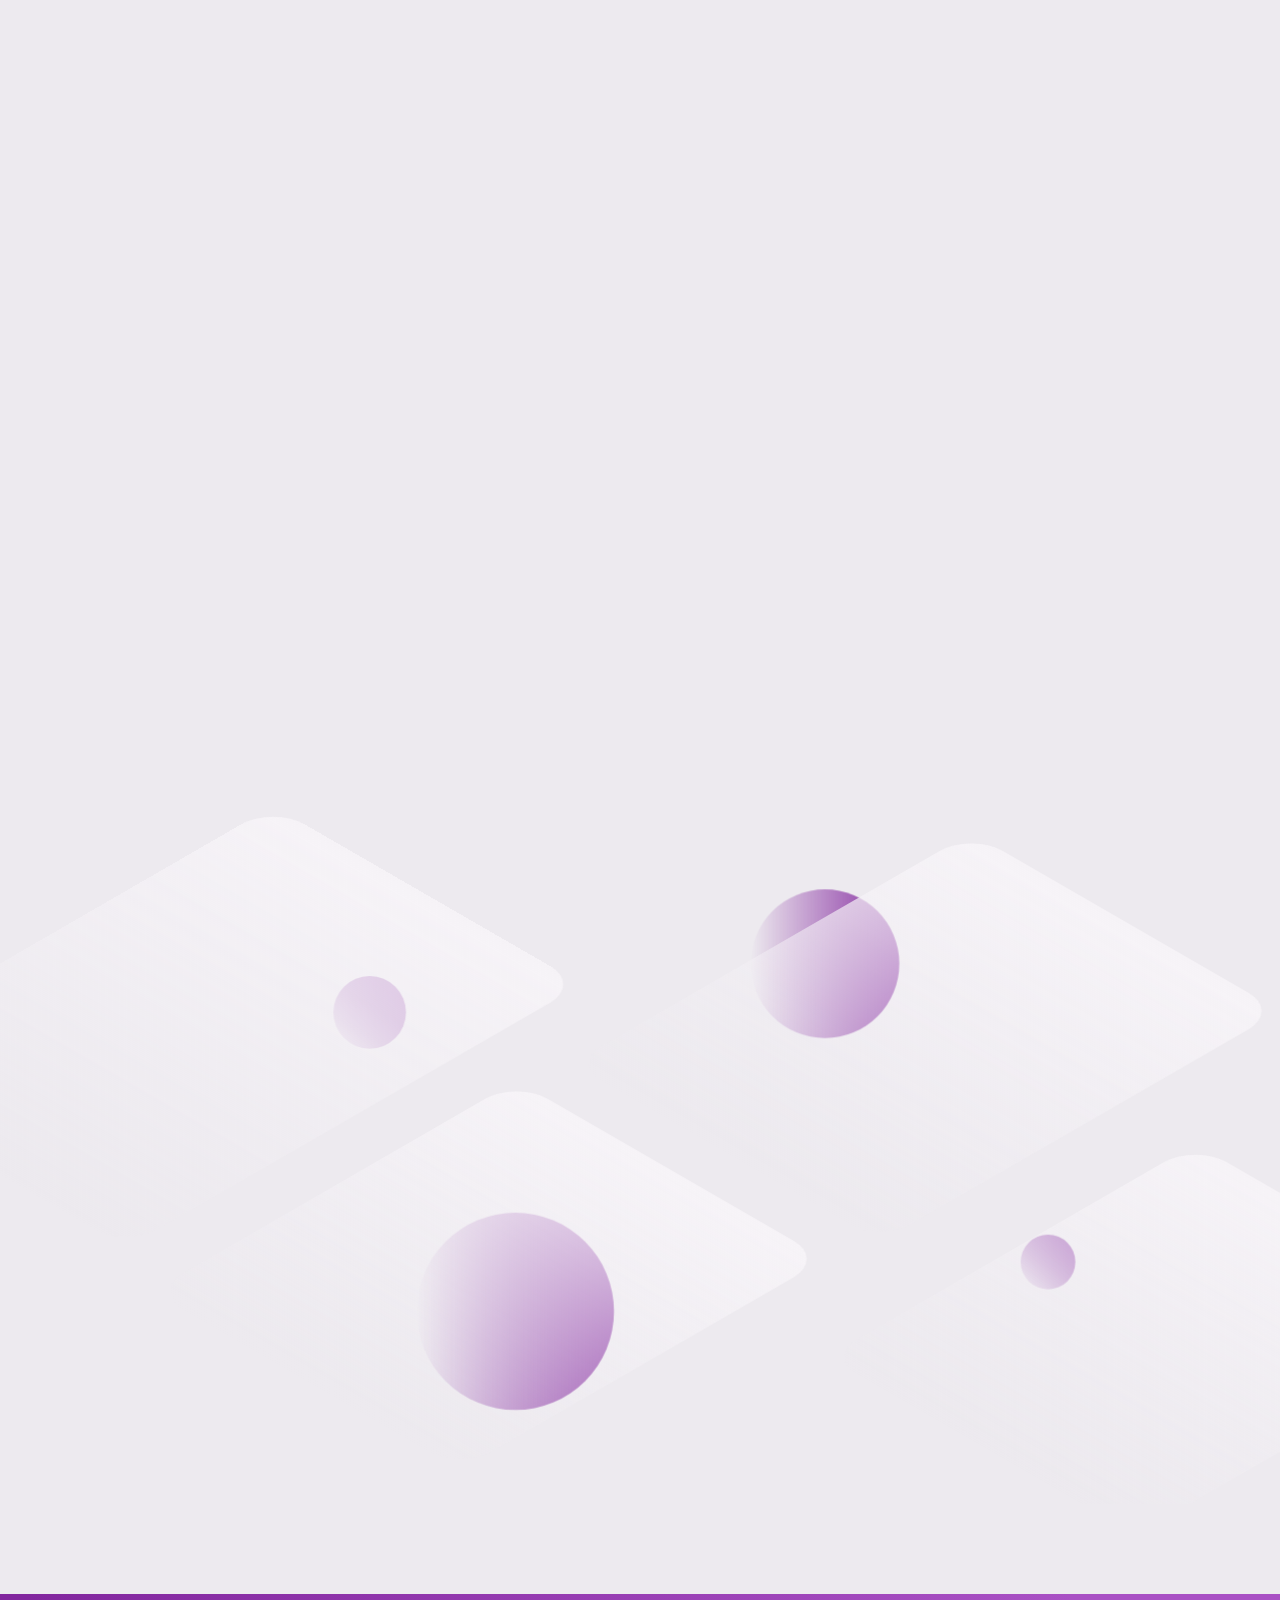
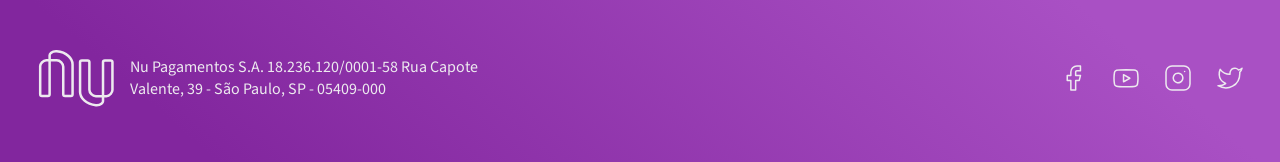
<file: Projeto Nubank - Curso de FrontEnd/index2.html>
<!DOCTYPE html>
<html lang="en">
<head>
    <meta charset="UTF-8">
    <meta name="viewport" content="width=device-width, initial-scale=1.0">
    <link rel="preconnect" href="https://fonts.gstatic.com">
    <link href="https://fonts.googleapis.com/css2?family=Sora:wght@300;400;500;600&family=Source+Sans+Pro:wght@300;400&display=swap" rel="stylesheet"> 
    <link rel="stylesheet" href="css/style.css">
    <link rel="stylesheet" href="css/aos.css" />
    <link rel="stylesheet" href="https://unpkg.com/swiper/swiper-bundle.min.css">
    <title>Nubank</title>
    <script src="js/svg-inject.min.js"></script>
    <!-- <script src="js/svg-inject.min.js"></script> -->
</head>
<body>
    <!--========== HEADER ==========-->
    <div>
    <header id="header">
        <nav class="navbar-mobile">
            <div class="bx" id="bx" data-aos="fade-up" data-aos-delay="100"></div>
            <div class="logo" data-aos="fade-up" data-aos-delay="200">
                <a href="#">
                    <img src="svg/logonu.svg" loading="lazy" onload="SVGInject(this)" />
                </a>
            </div>
            <a href="" data-aos="fade-up" data-aos-delay="300">Login</a> 
        </nav>
        <nav class="navbar-desktop">
            <div class="navbar-desktop-item-1">
                <div class="logo" data-aos="fade-up" data-aos-delay="100">
                    <a href="#">
                        <img src="svg/logonu.svg" loading="lazy" onload="SVGInject(this)" />
                    </a> 
                </div>
                <ul class="menu-desktop">
                    <li class="menu-item" id="menu-item-1" data-aos="fade-up" data-aos-delay="200"> 
                        <a href="" class="nav-link-desktop">Nubank</a> 
                        <ul class="dropdown-menu" id="dropdown-item-1">
                            <li class="dropdown-item mb-1"> <a href="" class="nav-link-dropdown">O Nu</a> </li>
                            <li class="dropdown-item mb-1"> <a href="" class="nav-link-dropdown">Carreiras</a> </li>
                            <li class="dropdown-item"> <a href="" class="nav-link-dropdown">Imprensa</a> </li>
                        </ul>
                    </li>
                    <li class="menu-item" id="menu-item-2" data-aos="fade-up" data-aos-delay="300"> 
                        <a href="" class="nav-link-desktop">Conta Digital</a>
                        <ul class="dropdown-menu" id="dropdown-item-2">
                            <li class="dropdown-item mb-1"> <a href="" class="nav-link-dropdown">Crie sua conta</a> </li>
                            <li class="dropdown-item mb-1"> <a href="" class="nav-link-dropdown">Transferências</a> </li>
                            <li class="dropdown-item"> <a href="" class="nav-link-dropdown">Rendimento</a> </li>
                        </ul>
                     </li>
                    <li class="menu-item" id="menu-item-3" data-aos="fade-up" data-aos-delay="400"> 
                        <a href="" class="nav-link-desktop">Pra você</a>
                        <ul class="dropdown-menu" id="dropdown-item-3">
                            <li class="dropdown-item mb-1"> <a href="" class="nav-link-dropdown">Comunidade</a> </li>
                            <li class="dropdown-item mb-1"> <a href="" class="nav-link-dropdown">Rewards</a> </li>
                            <li class="dropdown-item"> <a href="" class="nav-link-dropdown">Novidades</a> </li>
                        </ul> 
                    </li>
                </ul>
            </div>
            <div class="navbar-desktop-item-2" data-aos="fade-up" data-aos-delay="500">
                <a href="" class="btn">Quero ser Nubank</a>
                <a href="" class="ml-2">Login</a>
            </div>
        </nav>
        <nav class="menu-mobile" id="menu-mobile" >
            <ul class="nav-list-mobile mb-5">
                <li class="mb-1"> <a href="" class="nav-link-mobile">Nubank</a> </li>
                <li class="mb-1"> <a href="" class="nav-link-mobile">Conta Digital</a> </li>
                <li class="mb-1"> <a href="" class="nav-link-mobile">Pra você</a> </li>
                <li class="mb-1"> <a href="" class="nav-link-mobile">Quero ser Nubank</a> </li>
                <li class="mt-3 flex-center"> 
                        
                    <a href=""><img src="svg/icon-facebook.svg" class="mx-1" loading="lazy" onload="SVGInject(this)" /></a>
                    <a href=""><img src="svg/icon-youtube.svg" class="mx-1" loading="lazy" onload="SVGInject(this)" /></a>
                    <a href=""><img src="svg/icon-instagram.svg" class="mx-1" loading="lazy" onload="SVGInject(this)" /></a>
                    <a href=""><img src="svg/icon-twitter.svg" class="mx-1" loading="lazy" onload="SVGInject(this)" /> </a>
                
                </li>
            </ul>
        </nav>
    </header>
    </div>

    <!--========== HERO ==========-->
    <div class="bg-home">
        <img src="svg/bg-home.svg" class="svg-bg-home" loading="lazy" onload="SVGInject(this)" />
    </div>
    <main class="container hero py-5"> 
        <div class="flex-item-1 py-4">

            <h1 data-aos="fade-up" data-aos-delay="600">
                Ser Nubank é reinventar sua vida financeira.
            </h1>
            <p class="my-2" data-aos="fade-up" data-aos-delay="700">
                Conta com rendimento acima da poupança, cartão de 
                crédito sem anuidade e o melhor: resolva tudo pelo app.
            </p>
            <div class="flex-start" data-aos="fade-up" data-aos-delay="800">
                <a href="#" class="btn">Quero ser Nubank</a>
                <a href="#appstore"><img class="width-auto ml-2" src="svg/appstore.svg" loading="lazy"  onload="SVGInject(this)" /></a>
                <a href="#playstore"><img class=" width-auto ml-2" src="svg/playstore.svg" loading="lazy" onload="SVGInject(this)" /></a>
            </div>
                
        </div>
        <div class="flex-center flex-item-3 div-card py-4" data-aos="fade-up" data-aos-delay="900">
            <img src="svg/icon-card.svg" class="icon-card-hero dropshadow" loading="lazy" onload="SVGInject(this)" />
            <img src="svg/icon-mobile.svg" class="icon-mobile-hero dropshadow" loading="lazy" onload="SVGInject(this)" />
            <img src="svg/icon-contactless.svg" class="icon-contactless-hero dropshadow" loading="lazy" onload="SVGInject(this)" />
            <div class="card"></div>
        </div>
    </main>


    <!--========== SECTION PEOPLE ==========-->
    <section class="container">

        <div class="flex-item-4 flex-column mx-2" style="min-width: 220px;">
            <h5 class="mb-1 mt-2" data-aos="fade-up" data-aos-delay="100">Para todos</h5>
            <h2 class="mb-1" data-aos="fade-up" data-aos-delay="200">Completo.</h2>
            <p class="my-2" data-aos="fade-up" data-aos-delay="300">
                Resolva seu dia a dia pelo celular. Sem filas, sem anuidade, sem tarifas abusivas.
                Cuide do seu dinheiro de um jeito simples. Somos eficientes para você usar seu 
                dinheiro com o que realmente importa, sem tarifas de manutenção.
            </p>
            <ul class="list">
                <li class="list-item bg-icon-check" data-aos="fade-up" data-aos-delay="400">
                    <strong class="mt-1" style="display: block;">100% gratuito.</strong>
                    <p>
                        Isso mesmo, você não paga nada para abrir sua conta.
                    </p>
                </li>
                <li class="list-item bg-icon-check" data-aos="fade-up" data-aos-delay="500">
                    <strong class="mt-1" style="display: block;">Sem taxas ou cobranças.</strong>
                    <p>
                        Não se preocupe com taxas adicionais ou anuidades. 
                    </p>
                </li>
                <li class="list-item bg-icon-check" data-aos="fade-up" data-aos-delay="600">
                    <strong class="mt-1" style="display: block;">O melhor suporte de todos.</strong>
                    <p>
                        Segundo pesquisas, temos o melhor suporte pra você.
                    </p>
                </li>
            </ul>
            <p data-aos="fade-up" data-aos-delay="700">
                <a href="" class="link">Confira os benefícios</a>
            </p>
            

        </div>
        <div class="flex-item-3 flex-column mx-2" data-aos="fade-up" data-aos-delay="400">
            <img src="svg/svg-people1.svg" loading="lazy" onload="SVGInject(this)" /> 
        </div>
        <div class="flex-item-1 flex-column mx-2 my-3" data-aos="fade-up" data-aos-delay="500">
            <img src="svg/svg-people2.svg" class="mx-2 my-2 img-people2" loading="lazy" onload="SVGInject(this)" />
            <img src="svg/svg-people3.svg" class="mx-2 my-2" loading="lazy" onload="SVGInject(this)" />
        </div>

    </section>


    <!--========== O MELHOR ==========-->
    <section class="container">
        <div class="best px-3 py-4" data-aos="fade-up" data-aos-delay="0">
            <div class="flex-auto m-2">
                <h5 data-aos="fade-up" data-aos-delay="100">O melhor</h5>
                <h2 data-aos="fade-up" data-aos-delay="200">Por que Nubank?</h2>
            </div>
            <div class="best-item flex-auto" data-aos="fade-up" data-aos-delay="300">
                <img src="svg/icon-cash.svg" class="icon width-auto" loading="lazy" onload="SVGInject(this)" /> 
                <p class="mt-2 bold">Conta rende mais que a poupança</p>
            </div>
            <div class="best-item flex-auto" data-aos="fade-up" data-aos-delay="400">
                <img src="svg/icon-transfer.svg" class="icon width-auto" loading="lazy" onload="SVGInject(this)" />
                <p class="mt-2 bold">Transferências e TEDs ilimitadas</p>
            </div>
            <div class="best-item flex-auto" data-aos="fade-up" data-aos-delay="500">
                <img src="svg/icon-card.svg" class="icon width-auto" loading="lazy" onload="SVGInject(this)" />
                <p class="mt-2 bold">Conta e cartão 100% gratuitos</p>
            </div>
            <div class="best-item flex-auto" data-aos="fade-up" data-aos-delay="600">
                <img src="svg/icon-phone.svg" class="icon width-auto" loading="lazy" onload="SVGInject(this)" />
                <p class="mt-2 bold">O melhor suporte 24h do Brasil</p>
            </div>
        </div>
    </section>


    <!--========== MOBILE ==========-->
    <section class="container">

        <div class="flex-item-1 flex-center mx-3 relative" data-aos="fade-up" data-aos-delay="600">
            <div class="pulse"></div>
            <img src="svg/fignu2.svg" loading="lazy" onload="SVGInject(this)" />
        </div>
        <div class="flex-item-3 flex-column mx-2">
            <h5 class="mb-1 mt-2" data-aos="fade-up" data-aos-delay="100">Conta digital</h5>
            <h2 class="mb-1" data-aos="fade-up" data-aos-delay="200">Tudo pelo App.</h2>
            <p class="my-2" data-aos="fade-up" data-aos-delay="300">
                Nossa conta digital com mais de 20 milhões de clientes em todo o Brasil.
                Pague suas contas, ajuste seu limite, bloqueie e desbloqueie o cartão quando 
                quiser e acompanhe cada movimentação em tempo real. Tudo pelo aplicativo.
            </p>

            <ul class="list">
                <li class="list-item bg-icon-mobile" data-aos="fade-up" data-aos-delay="400">
                    <strong>Tudo na palma da sua mão</strong>
                    <p>
                        Conta digital. Você resolve tudo pelo App. Tudo. 
                    </p>
                </li>
                <li class="list-item bg-icon-time" data-aos="fade-up" data-aos-delay="500">
                    <strong>Sem filas ou burocracias</strong>
                    <p>
                        Investimos no melhor suporte pra isso. Não tem filas. Economia de tempo.
                    </p>
                </li>
                <li class="list-item bg-icon-config" data-aos="fade-up" data-aos-delay="600">
                    <strong>Configure tudo no app</strong>
                    <p>
                        Toda a configuração e acesso aos novos recursos a um clique 
                        de distância.  
                    </p>
                </li>
            </ul>
            <p data-aos="fade-up" data-aos-delay="700">
                <a href="" class="link">Segura e sem complicações</a>
            </p>
            
        </div>

    </section>


    <!--========== CARD ==========-->
    <section class="container">

        <div class="flex-item-3 flex-column mx-2">
            <h5 class="mb-1 mt-2" data-aos="fade-up" data-aos-delay="100">seu roxinho</h5>
            <h2 class="mb-1" data-aos="fade-up" data-aos-delay="200">Crédito e débito.</h2>
            <p class="my-2" data-aos="fade-up" data-aos-delay="300">
                Pode chamar ele de roxinho. Além disso, pode chamar ele de moderno,
                 gratuito e prático também. Facilidade e segurança para você em mais 
                 de 30 milhões de estabelecimentos, além dos benefícios Mastercard.
            </p>

            <ul class="list">
                <li class="list-item bg-icon-contactless" data-aos="fade-up" data-aos-delay="400">
                    <strong>Tecnologia Contactless</strong>
                    <p>
                        Tecnologia de pagamento por aproximação. Mais agilidade 
                        no dia a dia.
                    </p>
                </li>
                <li class="list-item bg-icon-card" data-aos="fade-up" data-aos-delay="500">
                    <strong>Cartão virtual</strong>
                    <p>
                        Você pode gerar cartões virtuais no app para suas compras online.
                        Mais segurança.
                    </p>
                </li>
            </ul>
            <p data-aos="fade-up" data-aos-delay="600">
                <a href="" class="link">Saiba mais</a>
            </p>
            
        </div>
        <div class="flex-item-1 flex-center mx-3" data-aos="fade-up" data-aos-delay="500">
            <img src="svg/fignu3.svg" loading="lazy"  onload="SVGInject(this)" />
        </div>

    </section>




        
        <section class="box">
            <h5 class="mb-1 mt-2" data-aos="fade-up" data-aos-delay="100">depoimentos</h5>
            <h2 class="mb-1" data-aos="fade-up" data-aos-delay="200">Todos amam o roxinho</h2>
        </section>
        <section class="container-swiper hidden">
            <div class="swiper-container">
                <div class="swiper-wrapper">
                    <div class="swiper-slide">
                        <div class="photo-profile my-1 photo-1"></div>
                        <h4 class="my-1">Jorge Silva</h4>
                        <p class="my-1">
                            Lorem ipsum dolor sit amet, consectetur adipiscing elit. 
                            Quis pellentesque vulputate at mattis nibh nulla est. 
                            Pharetra, eget purus tortor nibh porta ipsum enim urna viverra.
                        </p>
                    </div>
                    <div class="swiper-slide">
                        <div class="photo-profile my-1 photo-2"></div>
                        <h4 class="my-1">Anna Keller</h4>
                        <p class="my-1">
                            Lorem ipsum dolor sit amet, consectetur adipiscing elit. 
                            Quis pellentesque vulputate at mattis nibh nulla est. 
                            Pharetra, eget purus tortor nibh porta ipsum enim urna viverra.
                        </p>
                    </div>
                    <div class="swiper-slide">
                        <div class="photo-profile my-1 photo-3"></div>
                        <h4 class="my-1">Gabriela Shuzz</h4>
                        <p class="my-1">
                            Lorem ipsum dolor sit amet, consectetur adipiscing elit. 
                            Quis pellentesque vulputate at mattis nibh nulla est. 
                            Pharetra, eget purus tortor nibh porta ipsum enim urna viverra.
                        </p>
                    </div>
                    <div class="swiper-slide">
                        <div class="photo-profile my-1 photo-4"></div>
                        <h4 class="my-1">Lia Vieira</h4>
                        <p class="my-1">
                            Lorem ipsum dolor sit amet, consectetur adipiscing elit. 
                            Quis pellentesque vulputate at mattis nibh nulla est. 
                            Pharetra, eget purus tortor nibh porta ipsum enim urna viverra.
                        </p>
                    </div>
                    <div class="swiper-slide">
                        <div class="photo-profile my-1 photo-5"></div>
                        <h4 class="my-1">Théo Gomes</h4>
                        <p class="my-1">
                            Lorem ipsum dolor sit amet, consectetur adipiscing elit. 
                            Quis pellentesque vulputate at mattis nibh nulla est. 
                            Pharetra, eget purus tortor nibh porta ipsum enim urna viverra.
                        </p>
                    </div>
                    <div class="swiper-slide">
                        <div class="photo-profile my-1 photo-6"></div>
                        <h4 class="my-1">Marcela Sousa</h4>
                        <p class="my-1">
                            Lorem ipsum dolor sit amet, consectetur adipiscing elit. 
                            Quis pellentesque vulputate at mattis nibh nulla est. 
                            Pharetra, eget purus tortor nibh porta ipsum enim urna viverra.
                        </p>
                    </div>
                </div>
                
                </div>

                <div class="button-next"></div>
                <div class="button-prev"></div> 
        </section>




    <!--========== FAÇA SUA CONTA ==========-->
    <section class="container">

        <div class="flex-item-3 flex-column mx-2">
            <h5 class="mb-1 mt-2" data-aos="fade-up" data-aos-delay="100">faça sua conta</h5>
            <h2 class="mb-1" data-aos="fade-up" data-aos-delay="200">Baixe. É gratuito.</h2>
            <p class="my-2" data-aos="fade-up" data-aos-delay="300">
                Vamos lá, junte-se aos mais de 20 milhões que escolheram o Nubank.
                Conte com o banco digital que mais cresce no Brasil. É de graça. É para todos.
                Clique e baixe o App.
            </p>
            <div class="flex-start mt-2" data-aos="fade-up" data-aos-delay="400">
                <a href=""><img class="width-auto button" style="filter: drop-shadow(0px 16px 24px rgba(169, 80, 196, 0.25));" src="svg/app-store.svg" loading="lazy"  onload="SVGInject(this)" /></a>
                <a href=""><img class=" width-auto button ml-2" style="filter: drop-shadow(0px 16px 24px rgba(169, 80, 196, 0.25));" src="svg/google-play.svg" loading="lazy"  onload="SVGInject(this)" /></a>
            </div>

        </div>
        <div class="flex-item-1 flex-center mx-3" data-aos="fade-up" data-aos-delay="300">
            <img src="svg/fignu4.svg" loading="lazy" onload="SVGInject(this)" />
        </div>

    </section>


    <!--========== NUCONTA ==========-->

    <div class="bg-invite">
        <img src="svg/fignu5.svg" class="svg-bg-invite" loading="lazy" onload="SVGInject(this)" />
        
    <section class="container">

        <div class="flex-item-1 flex-center flex-column mx-2">
            <h5 class="mb-1 mt-2" data-aos="fade-up" data-aos-delay="100">nuconta</h5>
            <h2 class="mb-1 text-center" data-aos="fade-up" data-aos-delay="200">O melhor dos bancos digitais. Pra você.</h2>
            <p class="my-2 text-center" data-aos="fade-up" data-aos-delay="300">
                Lorem ipsum dolor sit amet, consectetur adipiscing elit. 
                Quis pellentesque vulputate at mattis nibh nulla est. 
                Pharetra, eget purus tortor nibh porta ipsum enim urna viverra.
                Pharetra, eget purus tortor nibh porta ipsum enim urna viverra.
            </p>
            <div class="my-2" data-aos="fade-up" data-aos-delay="400">
                <a href="" class="btn">Quero ser Nubank</a>
            </div>
            

        </div>

    </section>
    </div>

    <!--========== FOOTER ==========-->
    <footer>
        <section class="container py-3 ">
            <div class="footer-flex-1">
                <img src="svg/logonu-white.svg" style="max-width: 90px;" class="mx-1" loading="lazy"  onload="SVGInject(this)" />
                <p>
                    Nu Pagamentos S.A.  18.236.120/0001-58
                    Rua Capote Valente, 39 - São Paulo, SP - 05409-000
                </p>
            </div>
            <div class="footer-flex-2"  >
                <img src="svg/icon-facebook.svg" class="mx-1" loading="lazy" onload="SVGInject(this)" />
                <img src="svg/icon-youtube.svg" class="mx-1" loading="lazy" onload="SVGInject(this)" />
                <img src="svg/icon-instagram.svg" class="mx-1" loading="lazy" onload="SVGInject(this)" />
                <img src="svg/icon-twitter.svg" class="mx-1" loading="lazy" onload="SVGInject(this)" />
            </div>
        </section>
    </footer>


    <!--========== APP JS ==========-->
    <script src="https://unpkg.com/swiper/swiper-bundle.min.js"></script>
    <script src="js/app.js"></script>
    <script src="js/aos.js"></script>
    <script>
        AOS.init({
            easing: "ease-out-quart",
            duration: 400,
        });

        var swiper = new Swiper('.swiper-container', {
            slidesPerView: 'auto',
            spaceBetween: 40,
            grabCursor: true,
            pagination: {
                el: '.swiper-pagination',
                clickable: true,
                type: 'progressbar',
            },
            navigation: {
                nextEl: '.button-next',
                prevEl: '.button-prev',
            },
        });
    </script>
    
    
</body>
</html>
</file>
<file: Projeto de estudo - Clone do site da Apple/css/style.css>
* {
  margin: 0;
  padding: 0;
  -webkit-box-sizing: border-box;
          box-sizing: border-box;
  font-family: "Open Sans", sans-serif;
}

body {
  width: 100%;
  height: 100vh;
  background-color: #fafafa;
}

a {
  display: block;
  text-decoration: none;
}

.header {
  width: 100%;
  height: 35px;
  position: fixed;
  top: 0;
  z-index: 999;
  background-color: rgba(17, 17, 17, 0.8);
  -webkit-backdrop-filter: blur(20px);
          backdrop-filter: blur(20px);
}

.header-container {
  max-width: 820px;
  margin: 0 auto;
  padding: 5px 0px;
}

.nav-list-desktop {
  list-style: none;
  display: -webkit-box;
  display: -ms-flexbox;
  display: flex;
  -webkit-box-align: center;
      -ms-flex-align: center;
          align-items: center;
  -webkit-box-pack: justify;
      -ms-flex-pack: justify;
          justify-content: space-between;
}

.nav-link {
  color: #d6d6d6;
  display: block;
  padding: 5px 10px;
  font-size: 11px;
  opacity: 1;
  -webkit-transition: 0.5s ease;
  transition: 0.5s ease;
}

.nav-link:hover {
  opacity: 0.7;
}

.nav-mobile {
  display: none;
}

.nav-list-mobile {
  display: none;
}

@media (max-width: 600px) {
  .nav-list-desktop {
    display: none;
  }
  .nav-mobile {
    list-style: none;
    display: -webkit-box;
    display: -ms-flexbox;
    display: flex;
    -webkit-box-align: center;
        -ms-flex-align: center;
            align-items: center;
    -webkit-box-pack: justify;
        -ms-flex-pack: justify;
            justify-content: space-between;
  }
  .hamburguer {
    width: 25px;
    height: 25px;
    position: relative;
    z-index: 900;
  }
  .hamburguer:after {
    content: "";
    position: absolute;
    top: 38%;
    left: 23%;
    width: 55%;
    height: 4%;
    background-color: #d6d6d6;
    -webkit-transition: 1s ease;
    transition: 1s ease;
  }
  .hamburguer:before {
    content: "";
    position: absolute;
    top: 63%;
    left: 23%;
    width: 55%;
    height: 4%;
    background-color: #d6d6d6;
    -webkit-transition: 1s ease;
    transition: 1s ease;
  }
  .hamburguer.hamburguer-active {
    width: 25px;
    height: 25px;
    position: relative;
  }
  .hamburguer.hamburguer-active:after {
    content: "";
    position: absolute;
    top: 50%;
    left: 23%;
    width: 55%;
    height: 4%;
    -webkit-transform: rotate(225deg);
            transform: rotate(225deg);
    background-color: #d6d6d6;
  }
  .hamburguer.hamburguer-active:before {
    content: "";
    position: absolute;
    top: 50%;
    left: 23%;
    -webkit-transform: rotate(-405deg);
            transform: rotate(-405deg);
    width: 55%;
    height: 4%;
    background-color: #d6d6d6;
  }
  .nav-list-mobile {
    width: 100%;
    height: 0;
    position: fixed;
    top: -1100%;
    z-index: 0;
    opacity: 0.5;
    background-color: #030303;
    list-style: none;
    display: -webkit-box;
    display: -ms-flexbox;
    display: flex;
    -webkit-box-align: center;
        -ms-flex-align: center;
            align-items: center;
    margin: 0;
    padding: 40px 30px;
    -webkit-box-orient: vertical;
    -webkit-box-direction: normal;
        -ms-flex-direction: column;
            flex-direction: column;
    -webkit-transition: 0.85s cubic-bezier(0.25, 0.7, 0.6, 1);
    transition: 0.85s cubic-bezier(0.25, 0.7, 0.6, 1);
  }
  .nav-list-mobile.active {
    top: 0;
    height: 100vh;
    opacity: 1;
  }
  .nav-item-mobile {
    width: 100%;
    margin: 5px 0px;
  }
  .nav-link-mobile {
    display: block;
    color: #d6d6d6;
    width: 100%;
    padding-top: 10px;
    border-top: 1px solid #333;
    font-size: 11px;
    opacity: 1;
    -webkit-transition: 0.5s ease;
    transition: 0.5s ease;
  }
  .nav-link-mobile:hover {
    opacity: 0.7;
  }
  .search {
    width: 100%;
    height: 25px;
    border-radius: 5px;
    border: 0;
    padding: 0px 10px;
    background-color: #1f1f1f;
    outline: none;
    color: #888;
  }
}

/* IPHONE SE */
.iphonese {
  width: 100%;
  height: 70vh;
  padding-top: 50px;
  margin: 5px 0px;
  background-color: #131313;
}

@media screen and (max-width: 780px) {
  .iphonese {
    height: 55vh;
  }
}

.container-iphonese {
  max-width: 820px;
  height: 100%;
  margin: 20px auto;
  display: -webkit-box;
  display: -ms-flexbox;
  display: flex;
  -webkit-box-pack: center;
      -ms-flex-pack: center;
          justify-content: center;
  -webkit-box-align: center;
      -ms-flex-align: center;
          align-items: center;
  -webkit-box-orient: vertical;
  -webkit-box-direction: normal;
      -ms-flex-direction: column;
          flex-direction: column;
}

.container-title-iphonese h1 {
  color: #fafafa;
  font-size: 48px;
  text-align: center;
  letter-spacing: -2px;
}

.container-title-iphonese h3 {
  color: #fafafa;
  font-size: 24px;
  text-align: center;
  font-weight: normal;
  letter-spacing: -1px;
}

.container-title-iphonese p {
  display: -webkit-box;
  display: -ms-flexbox;
  display: flex;
  -webkit-box-pack: center;
      -ms-flex-pack: center;
          justify-content: center;
  -webkit-box-align: center;
      -ms-flex-align: center;
          align-items: center;
  margin: 10px 0px;
}

.link {
  display: block;
  margin: 0px 20px;
  color: #1f97ff;
  -webkit-transition: 0.5s ease;
  transition: 0.5s ease;
  opacity: 1;
  position: relative;
}

.link:after {
  content: ">";
  position: absolute;
  top: 0;
  right: -13px;
}

.link:hover {
  opacity: 0.9;
  text-decoration: underline;
}

.container-img-iphonese img {
  width: 100%;
}

/* IPHONE 11 */
.iphone11 {
  width: 100%;
  height: 70vh;
  margin: 5px 0px;
  padding-top: 5vh;
  background-image: url("../img/iphone11.png");
  background-size: 100%;
  background-repeat: no-repeat;
  background-position: center 100%;
}

@media screen and (max-width: 1380px) {
  .iphone11 {
    height: 60vh;
    background-size: 120%;
  }
}

@media screen and (max-width: 780px) {
  .iphone11 {
    height: 50vh;
    background-size: 170%;
  }
  h1 {
    font-size: 36px !important;
  }
  h3 {
    font-size: 18px !important;
  }
}

.container-iphone11 {
  max-width: 820px;
  margin: 0 auto;
  display: -webkit-box;
  display: -ms-flexbox;
  display: flex;
  -webkit-box-pack: center;
      -ms-flex-pack: center;
          justify-content: center;
}

.container-iphone11 h1 {
  color: #131313;
  font-size: 48px;
  text-align: center;
  letter-spacing: -2px;
}

.container-iphone11 h3 {
  color: #131313;
  font-size: 24px;
  text-align: center;
  font-weight: normal;
  letter-spacing: -1px;
}

.container-iphone11 p {
  display: -webkit-box;
  display: -ms-flexbox;
  display: flex;
  -webkit-box-pack: center;
      -ms-flex-pack: center;
          justify-content: center;
  -webkit-box-align: center;
      -ms-flex-align: center;
          align-items: center;
  margin: 10px 0px;
}

/* PRODUCTS */
.products {
  width: 100%;
  margin-top: 10px;
  display: -webkit-box;
  display: -ms-flexbox;
  display: flex;
  -webkit-box-pack: center;
      -ms-flex-pack: center;
          justify-content: center;
  -webkit-box-align: center;
      -ms-flex-align: center;
          align-items: center;
  -ms-flex-wrap: wrap;
      flex-wrap: wrap;
}

.watch {
  -webkit-box-flex: 1;
      -ms-flex: 1 1 380px;
          flex: 1 1 380px;
  height: 100%;
  margin: 0px 5px;
  padding-top: 30px;
  display: -webkit-box;
  display: -ms-flexbox;
  display: flex;
  -webkit-box-align: center;
      -ms-flex-align: center;
          align-items: center;
  -webkit-box-orient: vertical;
  -webkit-box-direction: normal;
      -ms-flex-direction: column;
          flex-direction: column;
}

.watch h1 {
  height: 70px;
  background-image: url("../img/fig_watch.png");
  background-repeat: no-repeat;
  background-size: 40%;
  background-position: center center;
}

.watch h3 {
  color: #131313;
  font-size: 18px;
  text-align: center;
  font-weight: normal;
  letter-spacing: -1px;
}

.watch p {
  display: -webkit-box;
  display: -ms-flexbox;
  display: flex;
  -webkit-box-pack: center;
      -ms-flex-pack: center;
          justify-content: center;
  -webkit-box-align: center;
      -ms-flex-align: center;
          align-items: center;
  margin: 10px 0px;
}

.watch img {
  width: 50%;
}

.airpods {
  -webkit-box-flex: 1;
      -ms-flex: 1 1 380px;
          flex: 1 1 380px;
  height: 110%;
  margin: 0 5px;
  padding-top: 30px;
  background-color: #000;
  display: -webkit-box;
  display: -ms-flexbox;
  display: flex;
  -webkit-box-align: center;
      -ms-flex-align: center;
          align-items: center;
  -webkit-box-orient: vertical;
  -webkit-box-direction: normal;
      -ms-flex-direction: column;
          flex-direction: column;
}

.airpods h1 {
  color: #fafafa;
  font-size: 36px;
  text-align: center;
  letter-spacing: -2px;
}

.airpods h3 {
  color: #fafafa;
  font-size: 18px;
  text-align: center;
  font-weight: normal;
  letter-spacing: -1px;
}

.airpods p {
  display: -webkit-box;
  display: -ms-flexbox;
  display: flex;
  -webkit-box-pack: center;
      -ms-flex-pack: center;
          justify-content: center;
  -webkit-box-align: center;
      -ms-flex-align: center;
          align-items: center;
  margin: 10px 0px;
}

.airpods img {
  width: 50%;
}
/*# sourceMappingURL=style.css.map */
</file>
<file: Projeto Nubank - Curso de FrontEnd/css/style.css>
*,
*:after,
*:before {
  padding: 0;
  margin: 0;
  -webkit-box-sizing: border-box;
          box-sizing: border-box;
}

.container {
  max-width: 1440px;
  margin: 0 auto;
  padding: 96px 24px;
  display: -webkit-box;
  display: -ms-flexbox;
  display: flex;
  -webkit-box-pack: center;
      -ms-flex-pack: center;
          justify-content: center;
  -webkit-box-align: center;
      -ms-flex-align: center;
          align-items: center;
  -webkit-box-orient: horizontal;
  -webkit-box-direction: normal;
      -ms-flex-direction: row;
          flex-direction: row;
  overflow: hidden;
}

@media screen and (max-width: 960px) {
  .container {
    -webkit-box-orient: vertical;
    -webkit-box-direction: normal;
        -ms-flex-direction: column;
            flex-direction: column;
    padding: 32px 18px;
  }
}

.flex-start {
  display: -webkit-box;
  display: -ms-flexbox;
  display: flex;
  -webkit-box-pack: start;
      -ms-flex-pack: start;
          justify-content: flex-start;
  -webkit-box-align: center;
      -ms-flex-align: center;
          align-items: center;
}

.flex-center {
  display: -webkit-box;
  display: -ms-flexbox;
  display: flex;
  -webkit-box-pack: center;
      -ms-flex-pack: center;
          justify-content: center;
  -webkit-box-align: center;
      -ms-flex-align: center;
          align-items: center;
}

.flex-column {
  -webkit-box-orient: vertical;
  -webkit-box-direction: normal;
      -ms-flex-direction: column;
          flex-direction: column;
}

.relative {
  position: relative;
}

.flex-wrap {
  -ms-flex-wrap: wrap;
      flex-wrap: wrap;
}

.flex-item-1 {
  -webkit-box-flex: 1;
      -ms-flex: 1 1 360px;
          flex: 1 1 360px;
}

.flex-item-2 {
  -webkit-box-flex: 2;
      -ms-flex: 2 1 360px;
          flex: 2 1 360px;
}

.flex-item-3 {
  -webkit-box-flex: 3;
      -ms-flex: 3 1 360px;
          flex: 3 1 360px;
}

.flex-item-4 {
  -webkit-box-flex: 4;
      -ms-flex: 4 1 360px;
          flex: 4 1 360px;
}

.flex-item-5 {
  -webkit-box-flex: 5;
      -ms-flex: 5 1 360px;
          flex: 5 1 360px;
}

.flex-auto {
  -webkit-box-flex: 1;
      -ms-flex: 1 1 auto;
          flex: 1 1 auto;
}

.width-auto {
  width: auto;
}

.w-100 {
  width: 100%;
}

.w-75 {
  width: 75%;
}

.w-50 {
  width: 50%;
}

.w-25 {
  width: 25%;
}

.hidden {
  overflow: hidden;
}

.bg-home {
  width: 100%;
  height: 100%;
  overflow: hidden;
  position: absolute;
  z-index: -1;
}

.svg-bg-home {
  width: 150%;
}

@media screen and (min-width: 1440px) {
  .svg-bg-home {
    width: 100%;
  }
}

@media screen and (max-width: 960px) {
  .svg-bg-home {
    width: 150%;
  }
}

.hero {
  height: 90vh;
}

@media screen and (max-width: 960px) {
  .hero {
    height: auto;
  }
}

.best {
  display: -webkit-box;
  display: -ms-flexbox;
  display: flex;
  -webkit-box-pack: center;
      -ms-flex-pack: center;
          justify-content: center;
  -webkit-box-align: center;
      -ms-flex-align: center;
          align-items: center;
  position: relative;
  border-radius: 50px;
  background-color: #f7f2fa;
}

.best::after {
  display: block;
  content: "";
  position: absolute;
  top: 0;
  left: 50%;
  -webkit-transform: translate(-50%, 0);
          transform: translate(-50%, 0);
  width: 124px;
  height: 32px;
  background-image: url("../svg/entail.svg");
  background-repeat: no-repeat;
}

@media screen and (max-width: 960px) {
  .best {
    -webkit-box-orient: vertical;
    -webkit-box-direction: normal;
        -ms-flex-direction: column;
            flex-direction: column;
  }
}

.best-item {
  display: -webkit-box;
  display: -ms-flexbox;
  display: flex;
  -webkit-box-orient: vertical;
  -webkit-box-direction: normal;
      -ms-flex-direction: column;
          flex-direction: column;
  -webkit-box-pack: start;
      -ms-flex-pack: start;
          justify-content: flex-start;
  -webkit-box-align: start;
      -ms-flex-align: start;
          align-items: flex-start;
  padding: 16px 16px;
  margin: 8px 0px;
  position: relative;
}

@media screen and (max-width: 960px) {
  .best-item {
    -webkit-box-pack: center;
        -ms-flex-pack: center;
            justify-content: center;
    -webkit-box-align: center;
        -ms-flex-align: center;
            align-items: center;
  }
  .best-item p {
    text-align: center;
  }
}

.bg-invite {
  width: 100%;
  height: 100%;
  overflow: hidden;
  position: relative;
  display: -webkit-box;
  display: -ms-flexbox;
  display: flex;
  -webkit-box-pack: center;
      -ms-flex-pack: center;
          justify-content: center;
  -webkit-box-align: center;
      -ms-flex-align: center;
          align-items: center;
}

.svg-bg-invite {
  position: absolute;
  width: 100%;
  z-index: -1;
}

@media screen and (max-width: 960px) {
  .svg-bg-invite {
    width: 150%;
  }
}

.invite {
  height: 90vh;
}

@media screen and (max-width: 960px) {
  .invite {
    height: auto;
  }
}

.dropshadow {
  -webkit-filter: drop-shadow(0px 16px 24px rgba(169, 80, 196, 0.25));
          filter: drop-shadow(0px 16px 24px rgba(169, 80, 196, 0.25));
}

.icon {
  -webkit-filter: drop-shadow(0px 16px 24px rgba(169, 80, 196, 0.25));
          filter: drop-shadow(0px 16px 24px rgba(169, 80, 196, 0.25));
  -webkit-transition: 0.5s ease;
  transition: 0.5s ease;
  cursor: pointer;
}

.icon:hover {
  -webkit-transform: scale(1.05);
          transform: scale(1.05);
}

.list {
  margin-top: 36px;
}

.list-item {
  list-style: none;
  position: relative;
  padding: 8px 8px 8px 72px;
  margin-bottom: 48px;
}

@media screen and (max-width: 960px) {
  .list-item {
    margin-bottom: 32px;
  }
}

.list-item::after {
  position: absolute;
  top: 0;
  left: -8px;
  content: "";
  width: 64px;
  height: 64px;
}

h1 {
  color: #232224;
  font-family: "Sora", sans-serif;
  font-size: 64px;
  line-height: 100%;
}

@media screen and (max-width: 960px) {
  h1 {
    font-family: "Sora", sans-serif;
    font-size: 36px;
    line-height: 100%;
  }
}

h2 {
  color: #232224;
  font-family: "Sora", sans-serif;
  font-size: 52px;
  line-height: 100%;
}

@media screen and (max-width: 960px) {
  h2 {
    font-family: "Sora", sans-serif;
    font-size: 36px;
    line-height: 100%;
  }
}

h3 {
  color: #232224;
  font-family: "Sora", sans-serif;
  font-size: 36px;
  line-height: 120%;
}

@media screen and (max-width: 960px) {
  h3 {
    font-family: "Sora", sans-serif;
    font-size: 24px;
    line-height: 120%;
  }
}

h4 {
  color: #232224;
  font-family: "Sora", sans-serif;
  font-size: 24px;
  line-height: 130%;
}

@media screen and (max-width: 960px) {
  h4 {
    font-family: "Sora", sans-serif;
    font-size: 18px;
    line-height: 130%;
  }
}

h5 {
  text-transform: uppercase;
  background: linear-gradient(220.94deg, #a950c4 14.43%, #82269e 85.28%);
  background-clip: text;
  -webkit-background-clip: text;
  -webkit-text-fill-color: transparent;
  font-weight: bold;
  font-family: "Sora", sans-serif;
  font-size: 18px;
  line-height: 140%;
}

@media screen and (max-width: 960px) {
  h5 {
    font-family: "Sora", sans-serif;
    font-size: 16px;
    line-height: 150%;
  }
}

p {
  color: #767576;
  font-family: "Source Sans Pro", sans-serif;
  font-size: 16px;
  line-height: 140%;
}

@media screen and (max-width: 960px) {
  p {
    font-family: "Source Sans Pro", sans-serif;
    font-size: 14px;
    line-height: 150%;
  }
}

.bold {
  font-weight: bold;
  color: #353436;
}

strong {
  color: #232224;
  font-family: "Source Sans Pro", sans-serif;
  font-size: 16px;
  line-height: 140%;
}

@media screen and (max-width: 960px) {
  strong {
    font-family: "Source Sans Pro", sans-serif;
    font-size: 14px;
    line-height: 150%;
  }
}

.text-center {
  text-align: center;
}

.btn {
  background: linear-gradient(220.94deg, #a950c4 14.43%, #82269e 85.28%);
  border-radius: 14px;
  text-decoration: none;
  font-family: "Source Sans Pro", sans-serif;
  font-size: 14px;
  line-height: 150%;
  color: #fefbff;
  padding: 12px 32px;
  -webkit-transition: 0.3s ease;
  transition: 0.3s ease;
  -webkit-box-shadow: 0px 17px 17px rgba(204, 204, 204, 0.04), 0px 5.125px 5.125px rgba(204, 204, 204, 0.0260636), 0px 2.12866px 2.12866px rgba(204, 204, 204, 0.02), 0px 0.7699px 0.7699px rgba(204, 204, 204, 0.0139364);
          box-shadow: 0px 17px 17px rgba(204, 204, 204, 0.04), 0px 5.125px 5.125px rgba(204, 204, 204, 0.0260636), 0px 2.12866px 2.12866px rgba(204, 204, 204, 0.02), 0px 0.7699px 0.7699px rgba(204, 204, 204, 0.0139364);
}

.btn:hover {
  -webkit-box-shadow: 0px 17px 17px rgba(169, 80, 196, 0.13), 0px 5.125px 5.125px rgba(169, 80, 196, 0.0847066), 0px 2.12866px 2.12866px rgba(169, 80, 196, 0.065), 0px 0.7699px 0.7699px rgba(169, 80, 196, 0.0452935);
          box-shadow: 0px 17px 17px rgba(169, 80, 196, 0.13), 0px 5.125px 5.125px rgba(169, 80, 196, 0.0847066), 0px 2.12866px 2.12866px rgba(169, 80, 196, 0.065), 0px 0.7699px 0.7699px rgba(169, 80, 196, 0.0452935);
  -webkit-transform: scale(1.02);
          transform: scale(1.02);
  opacity: 0.9;
}

a {
  font-family: "Source Sans Pro", sans-serif;
  font-size: 16px;
  line-height: 140%;
  text-decoration: none;
  color: #232224;
  -webkit-transition: 0.5s ease;
  transition: 0.5s ease;
}

a:hover {
  opacity: 0.9;
}

.link {
  display: inline-block;
  color: #82269e;
  background-image: url("../svg/icon-arrow.svg");
  background-repeat: no-repeat;
  background-position: 0% 50%;
  font-size: 18px;
  -webkit-transition: 0.5s ease;
  transition: 0.5s ease;
  padding-top: 16px;
  padding-bottom: 16px;
  padding-left: 40px;
  padding-right: 16px;
  position: relative;
}

.link:after {
  content: "";
  position: absolute;
  top: 75%;
  left: 56px;
  width: 0%;
  height: 2px;
  z-index: -1;
  -webkit-transition: 0.5s ease;
  transition: 0.5s ease;
  background-color: #bb71d2;
}

.link:hover {
  opacity: 0.8;
  padding-left: 64px;
  background-position: 8px 50%;
}

.link:hover:after {
  width: 90%;
}

.button {
  -webkit-transition: 0.5s ease;
  transition: 0.5s ease;
}

.button:hover {
  -webkit-transform: scale(1.05);
          transform: scale(1.05);
}

.s-0 {
  margin: 0;
  padding: 0;
}

.m-1 {
  margin: 8px;
}

.m-2 {
  margin: 16px;
}

.m-3 {
  margin: 48px;
}

.m-4 {
  margin: 72px;
}

.m-5 {
  margin: 128px;
}

.mt-1 {
  margin-top: 8px;
}

.mt-2 {
  margin-top: 16px;
}

.mt-3 {
  margin-top: 48px;
}

.mt-4 {
  margin-top: 72px;
}

.mt-5 {
  margin-top: 128px;
}

.ml-1 {
  margin-left: 8px;
}

.ml-2 {
  margin-left: 16px;
}

.ml-3 {
  margin-left: 48px;
}

.ml-4 {
  margin-left: 72px;
}

.ml-5 {
  margin-left: 128px;
}

.mr-1 {
  margin-right: 8px;
}

.mr-2 {
  margin-right: 16px;
}

.mr-3 {
  margin-right: 48px;
}

.mr-4 {
  margin-right: 72px;
}

.mr-5 {
  margin-right: 128px;
}

.mb-1 {
  margin-bottom: 8px;
}

.mb-2 {
  margin-bottom: 16px;
}

.mb-3 {
  margin-bottom: 48px;
}

.mb-4 {
  margin-bottom: 72px;
}

.mb-5 {
  margin-bottom: 128px;
}

.mx-1 {
  margin-left: 8px;
  margin-right: 8px;
}

.mx-2 {
  margin-left: 16px;
  margin-right: 16px;
}

.mx-3 {
  margin-left: 48px;
  margin-right: 48px;
}

.mx-4 {
  margin-left: 72px;
  margin-right: 72px;
}

.mx-5 {
  margin-left: 128px;
  margin-right: 128px;
}

.my-1 {
  margin-top: 8px;
  margin-bottom: 8px;
}

.my-2 {
  margin-top: 16px;
  margin-bottom: 16px;
}

.my-3 {
  margin-top: 48px;
  margin-bottom: 48px;
}

.my-4 {
  margin-top: 72px;
  margin-bottom: 72px;
}

.my-5 {
  margin-top: 128px;
  margin-bottom: 128px;
}

.p-1 {
  padding: 8px;
}

.p-2 {
  padding: 16px;
}

.p-3 {
  padding: 48px;
}

.p-4 {
  padding: 72px;
}

.p-5 {
  padding: 128px;
}

.pt-1 {
  padding-top: 8px;
}

.pt-2 {
  padding-top: 16px;
}

.pt-3 {
  padding-top: 48px;
}

.pt-4 {
  padding-top: 72px;
}

.pt-5 {
  padding-top: 128px;
}

.pl-1 {
  padding-left: 8px;
}

.pl-2 {
  padding-left: 16px;
}

.pl-3 {
  padding-left: 48px;
}

.pl-4 {
  padding-left: 72px;
}

.pl-5 {
  padding-left: 128px;
}

.pr-1 {
  padding-right: 8px;
}

.pr-2 {
  padding-right: 16px;
}

.pr-3 {
  padding-right: 48px;
}

.pr-4 {
  padding-right: 72px;
}

.pr-5 {
  padding-right: 128px;
}

.pb-1 {
  padding-bottom: 8px;
}

.pb-2 {
  padding-bottom: 16px;
}

.pb-3 {
  padding-bottom: 48px;
}

.pb-4 {
  padding-bottom: 72px;
}

.pb-5 {
  padding-bottom: 128px;
}

.px-1 {
  padding-left: 8px;
  padding-right: 8px;
}

.px-2 {
  padding-left: 16px;
  padding-right: 16px;
}

.px-3 {
  padding-left: 48px;
  padding-right: 48px;
}

.px-4 {
  padding-left: 72px;
  padding-right: 72px;
}

.px-5 {
  padding-left: 128px;
  padding-right: 128px;
}

.py-1 {
  padding-top: 8px;
  padding-bottom: 8px;
}

.py-2 {
  padding-top: 16px;
  padding-bottom: 16px;
}

.py-3 {
  padding-top: 48px;
  padding-bottom: 48px;
}

.py-4 {
  padding-top: 72px;
  padding-bottom: 72px;
}

.py-5 {
  padding-top: 128px;
  padding-bottom: 128px;
}

html {
  scroll-behavior: smooth;
}

body {
  width: 100%;
  height: 100vh;
  position: relative;
  scroll-behavior: smooth;
  background-color: #edeaef;
}

svg {
  width: 100%;
}

img {
  width: 100%;
}

.border {
  border: 1px solid red;
}

header {
  width: 100%;
  background-color: transparent;
  -webkit-box-shadow: 0 0 0 rgba(255, 255, 255, 0);
          box-shadow: 0 0 0 rgba(255, 255, 255, 0);
  -webkit-transition: 0.5s ease;
  transition: 0.5s ease;
  z-index: 800;
  position: fixed;
}

.active-header {
  background-color: #f7f2fa;
  -webkit-box-shadow: 0px 51px 80px rgba(169, 80, 196, 0.08), 0px 15.375px 24.1177px rgba(169, 80, 196, 0.0521271), 0px 6.38599px 10.0172px rgba(169, 80, 196, 0.04), 0px 2.30969px 3.62304px rgba(169, 80, 196, 0.0278729);
          box-shadow: 0px 51px 80px rgba(169, 80, 196, 0.08), 0px 15.375px 24.1177px rgba(169, 80, 196, 0.0521271), 0px 6.38599px 10.0172px rgba(169, 80, 196, 0.04), 0px 2.30969px 3.62304px rgba(169, 80, 196, 0.0278729);
}

.navbar-mobile {
  max-width: 1440px;
  margin: 0 auto;
  padding: 10px 24px;
  display: -webkit-box;
  display: -ms-flexbox;
  display: flex;
  -webkit-box-pack: justify;
      -ms-flex-pack: justify;
          justify-content: space-between;
  -webkit-box-align: center;
      -ms-flex-align: center;
          align-items: center;
  display: none;
}

@media screen and (max-width: 960px) {
  .navbar-mobile {
    display: -webkit-box;
    display: -ms-flexbox;
    display: flex;
  }
}

.bx {
  width: 36px;
  height: 36px;
  position: relative;
  cursor: pointer;
  z-index: 999;
  -webkit-transition: 0.7s ease;
  transition: 0.7s ease;
}

.bx:after {
  content: "";
  position: absolute;
  top: 40%;
  left: 17%;
  width: 70%;
  height: 2px;
  border-radius: 2px;
  background-color: #82269e;
  -webkit-transition: 0.5s ease;
  transition: 0.5s ease;
}

.bx:before {
  content: "";
  position: absolute;
  top: 64%;
  left: 17%;
  width: 70%;
  height: 2px;
  background-color: #82269e;
  -webkit-transition: 0.5s ease;
  transition: 0.5s ease;
}

.active-bx {
  width: 36px;
  height: 36px;
  position: relative;
  cursor: pointer;
  z-index: 999;
}

.active-bx:after {
  content: "";
  position: absolute;
  top: 50%;
  left: 17%;
  width: 70%;
  height: 2px;
  border-radius: 2px;
  -webkit-transform: rotate(-135deg);
          transform: rotate(-135deg);
  background-color: #82269e;
}

.active-bx:before {
  content: "";
  position: absolute;
  top: 50%;
  left: 17%;
  width: 70%;
  height: 2px;
  -webkit-transform: rotate(315deg);
          transform: rotate(315deg);
  background-color: #82269e;
}

.menu-mobile {
  width: 100vw;
  height: 100vh;
  background-color: #f7f2fa;
  display: -webkit-box;
  display: -ms-flexbox;
  display: flex;
  -webkit-box-pack: center;
      -ms-flex-pack: center;
          justify-content: center;
  -webkit-box-align: center;
      -ms-flex-align: center;
          align-items: center;
  position: absolute;
  opacity: 0;
  pointer-events: none;
  z-index: 999;
  -webkit-transition: 0.7s ease;
  transition: 0.7s ease;
}

.active-menu-mobile {
  opacity: 1;
  pointer-events: all;
}

.nav-list-mobile {
  max-width: 1440px;
  list-style: none;
  display: -webkit-box;
  display: -ms-flexbox;
  display: flex;
  -webkit-box-orient: vertical;
  -webkit-box-direction: normal;
      -ms-flex-direction: column;
          flex-direction: column;
}

.nav-list-mobile svg {
  width: 36px;
  height: 36px;
}

.nav-list-mobile svg path {
  stroke: #a6a6a7;
  -webkit-transition: 0.7s ease;
  transition: 0.7s ease;
}

.nav-list-mobile svg:hover path {
  stroke: #82269e;
}

.nav-link-mobile {
  display: block;
  font-family: "Sora", sans-serif;
  font-size: 36px;
  line-height: 120%;
  color: #555456;
  -webkit-transition: 1s ease;
  transition: 1s ease;
  padding: 16px 24px;
  position: relative;
}

.nav-link-mobile:after {
  content: "";
  position: absolute;
  top: 90%;
  left: 16px;
  width: 0%;
  height: 2px;
  z-index: -1;
  -webkit-transition: 1s ease;
  transition: 1s ease;
  background-color: #bb71d2;
}

.nav-link-mobile:hover {
  color: #701f88;
}

.nav-link-mobile:hover:after {
  width: 100%;
}

.navbar-desktop {
  max-width: 1440px;
  margin: 0 auto;
  padding: 10px 24px;
  display: -webkit-box;
  display: -ms-flexbox;
  display: flex;
  -webkit-box-pack: justify;
      -ms-flex-pack: justify;
          justify-content: space-between;
  -webkit-box-align: center;
      -ms-flex-align: center;
          align-items: center;
}

@media screen and (max-width: 960px) {
  .navbar-desktop {
    display: none;
  }
}

.navbar-desktop-item-1 {
  -webkit-box-flex: 1;
      -ms-flex: 1 1 auto;
          flex: 1 1 auto;
  display: -webkit-box;
  display: -ms-flexbox;
  display: flex;
  -webkit-box-pack: start;
      -ms-flex-pack: start;
          justify-content: flex-start;
  -webkit-box-align: center;
      -ms-flex-align: center;
          align-items: center;
}

.navbar-desktop-item-2 {
  -webkit-box-flex: 1;
      -ms-flex: 1 1 auto;
          flex: 1 1 auto;
  display: -webkit-box;
  display: -ms-flexbox;
  display: flex;
  -webkit-box-pack: end;
      -ms-flex-pack: end;
          justify-content: flex-end;
  -webkit-box-align: center;
      -ms-flex-align: center;
          align-items: center;
}

.logo {
  width: 48px;
  height: 48px;
  border-radius: 8px;
  display: -webkit-box;
  display: -ms-flexbox;
  display: flex;
  -webkit-box-pack: center;
      -ms-flex-pack: center;
          justify-content: center;
  -webkit-box-align: center;
      -ms-flex-align: center;
          align-items: center;
}

.menu-desktop {
  list-style: none;
  display: -webkit-box;
  display: -ms-flexbox;
  display: flex;
  -webkit-box-align: center;
      -ms-flex-align: center;
          align-items: center;
  -webkit-box-pack: start;
      -ms-flex-pack: start;
          justify-content: flex-start;
}

@media screen and (max-width: 960px) {
  .menu-desktop {
    display: none;
  }
}

.menu-desktop li {
  margin-left: 16px;
}

.nav-link-desktop {
  display: block;
  padding: 12px 16px;
  position: relative;
  -webkit-transition: 0.5s ease;
  transition: 0.5s ease;
}

.nav-link-desktop:after {
  content: "";
  position: absolute;
  top: 42%;
  right: -3px;
  -webkit-transform: rotate(45deg);
          transform: rotate(45deg);
  border-radius: 1px;
  -webkit-transition: 0.5s ease;
  transition: 0.5s ease;
  width: 7px;
  height: 7px;
  border-bottom: 2px solid #82269e;
  border-right: 2px solid #82269e;
}

.nav-link-desktop:hover {
  opacity: 0.5;
}

.nav-link-desktop:hover:after {
  top: 45%;
}

.menu-item {
  position: relative;
}

.dropdown-menu {
  background-color: #fefbff;
  border-radius: 16px;
  padding: 16px 24px;
  -webkit-box-shadow: 0px 51px 80px rgba(169, 80, 196, 0.08), 0px 15.375px 24.1177px rgba(169, 80, 196, 0.0521271), 0px 6.38599px 10.0172px rgba(169, 80, 196, 0.04), 0px 2.30969px 3.62304px rgba(169, 80, 196, 0.0278729);
          box-shadow: 0px 51px 80px rgba(169, 80, 196, 0.08), 0px 15.375px 24.1177px rgba(169, 80, 196, 0.0521271), 0px 6.38599px 10.0172px rgba(169, 80, 196, 0.04), 0px 2.30969px 3.62304px rgba(169, 80, 196, 0.0278729);
  list-style: none;
  position: absolute;
  top: 48px;
  left: 24px;
  display: -webkit-box;
  display: -ms-flexbox;
  display: flex;
  -webkit-box-pack: start;
      -ms-flex-pack: start;
          justify-content: flex-start;
  -webkit-box-align: center;
      -ms-flex-align: center;
          align-items: center;
  -webkit-box-orient: vertical;
  -webkit-box-direction: normal;
      -ms-flex-direction: column;
          flex-direction: column;
  pointer-events: none;
  opacity: 0;
  -webkit-transition: 0.8s ease;
  transition: 0.8s ease;
}

.active-dropdown-menu {
  pointer-events: all;
  opacity: 1;
}

.dropdown-item {
  width: 100%;
}

.nav-link-dropdown {
  display: inline-block;
  width: 100%;
  padding: 8px 16px;
  position: relative;
}

.nav-link-dropdown:after {
  content: "";
  position: absolute;
  top: 90%;
  left: 0;
  width: 0%;
  height: 2px;
  -webkit-transition: 0.5s ease;
  transition: 0.5s ease;
  background-color: #bb71d2;
}

.nav-link-dropdown:hover {
  opacity: 0.7;
}

.nav-link-dropdown:hover:after {
  width: 90%;
}

.box {
  max-width: 1440px;
  margin: 0 auto;
  padding: 0px 24px;
}

.container-swiper {
  max-width: 1440px;
  margin: 0 auto;
  padding: 96px 24px;
  display: -webkit-box;
  display: -ms-flexbox;
  display: flex;
  -webkit-box-pack: center;
      -ms-flex-pack: center;
          justify-content: center;
  -webkit-box-align: center;
      -ms-flex-align: center;
          align-items: center;
  -webkit-box-orient: horizontal;
  -webkit-box-direction: normal;
      -ms-flex-direction: row;
          flex-direction: row;
  position: relative;
}

.button-next {
  position: absolute;
  right: 32px;
  top: 24px;
  width: 36px;
  height: 36px;
  cursor: pointer;
  background-image: url("../svg/icon-arrow.svg");
  background-repeat: no-repeat;
  background-position: center center;
}

.button-prev {
  position: absolute;
  right: 88px;
  top: 24px;
  width: 36px;
  height: 36px;
  cursor: pointer;
  background-image: url("../svg/icon-arrow.svg");
  background-repeat: no-repeat;
  background-position: center center;
  -webkit-transform: rotate(180deg);
          transform: rotate(180deg);
}

.swiper-container {
  width: 100%;
  height: 100%;
  position: relative;
}

.swiper-slide {
  max-width: 420px;
  padding: 24px 36px;
  border-radius: 50px;
  background-color: #f7f2fa;
  display: -webkit-box;
  display: -ms-flexbox;
  display: flex;
  -webkit-box-pack: start;
      -ms-flex-pack: start;
          justify-content: flex-start;
  -webkit-box-orient: vertical;
  -webkit-box-direction: normal;
      -ms-flex-direction: column;
          flex-direction: column;
  -webkit-box-align: start;
      -ms-flex-align: start;
          align-items: flex-start;
}

.photo-profile {
  width: 56px;
  height: 56px;
  border-radius: 50%;
  background-color: #82269e;
  background-color: #9c4fb4;
  background-repeat: no-repeat;
  background-size: cover;
}

.photo-1 {
  background-image: url("../img/people1.png");
}

.photo-2 {
  background-image: url("../img/people2.png");
}

.photo-3 {
  background-image: url("../img/people3.png");
}

.photo-4 {
  background-image: url("../img/people4.png");
}

.photo-5 {
  background-image: url("../img/people5.png");
}

.photo-6 {
  background-image: url("../img/people6.png");
}

.bg-icon-mobile::after {
  background-image: url("../svg/icon-mobile.svg");
  background-size: cover;
  -webkit-transition: 0.5s ease;
  transition: 0.5s ease;
  cursor: pointer;
  -webkit-filter: drop-shadow(0px 16px 24px rgba(169, 80, 196, 0.25));
          filter: drop-shadow(0px 16px 24px rgba(169, 80, 196, 0.25));
}

.bg-icon-mobile:hover::after {
  -webkit-transform: scale(1.05);
          transform: scale(1.05);
}

.bg-icon-time::after {
  background-image: url("../svg/icon-time.svg");
  background-size: cover;
  -webkit-transition: 0.5s ease;
  transition: 0.5s ease;
  cursor: pointer;
  -webkit-filter: drop-shadow(0px 16px 24px rgba(169, 80, 196, 0.25));
          filter: drop-shadow(0px 16px 24px rgba(169, 80, 196, 0.25));
}

.bg-icon-time:hover::after {
  -webkit-transform: scale(1.05);
          transform: scale(1.05);
}

.bg-icon-config::after {
  background-image: url("../svg/icon-config.svg");
  background-size: cover;
  -webkit-transition: 0.5s ease;
  transition: 0.5s ease;
  cursor: pointer;
  -webkit-filter: drop-shadow(0px 16px 24px rgba(169, 80, 196, 0.25));
          filter: drop-shadow(0px 16px 24px rgba(169, 80, 196, 0.25));
}

.bg-icon-config:hover::after {
  -webkit-transform: scale(1.05);
          transform: scale(1.05);
}

.bg-icon-contactless::after {
  background-image: url("../svg/icon-contactless.svg");
  background-size: cover;
  -webkit-transition: 0.5s ease;
  transition: 0.5s ease;
  cursor: pointer;
  -webkit-filter: drop-shadow(0px 16px 24px rgba(169, 80, 196, 0.25));
          filter: drop-shadow(0px 16px 24px rgba(169, 80, 196, 0.25));
}

.bg-icon-contactless:hover::after {
  -webkit-transform: scale(1.05);
          transform: scale(1.05);
}

.bg-icon-card::after {
  background-image: url("../svg/icon-card.svg");
  background-size: cover;
  -webkit-transition: 0.5s ease;
  transition: 0.5s ease;
  cursor: pointer;
  -webkit-filter: drop-shadow(0px 16px 24px rgba(169, 80, 196, 0.25));
          filter: drop-shadow(0px 16px 24px rgba(169, 80, 196, 0.25));
}

.bg-icon-card:hover::after {
  -webkit-transform: scale(1.05);
          transform: scale(1.05);
}

.bg-icon-check::after {
  background-image: url("../svg/icon-check.svg");
  background-size: cover;
  -webkit-transition: 0.5s ease;
  transition: 0.5s ease;
  cursor: pointer;
  -webkit-filter: drop-shadow(0px 16px 24px rgba(169, 80, 196, 0.25));
          filter: drop-shadow(0px 16px 24px rgba(169, 80, 196, 0.25));
  width: 40px;
  height: 40px;
  top: 16px;
  left: 8px;
}

.bg-icon-check:hover::after {
  -webkit-transform: scale(1.05);
          transform: scale(1.05);
}

footer {
  background: linear-gradient(220.94deg, #a950c4 14.43%, #82269e 85.28%);
}

.footer-flex-1 {
  display: -webkit-box;
  display: -ms-flexbox;
  display: flex;
  -webkit-box-pack: start;
      -ms-flex-pack: start;
          justify-content: flex-start;
  -webkit-box-align: center;
      -ms-flex-align: center;
          align-items: center;
}

.footer-flex-1 p {
  color: #edeaef;
  max-width: 350px;
}

.footer-flex-2 {
  display: -webkit-box;
  display: -ms-flexbox;
  display: flex;
  -webkit-box-pack: end;
      -ms-flex-pack: end;
          justify-content: flex-end;
  -webkit-box-align: center;
      -ms-flex-align: center;
          align-items: center;
  max-height: 72px;
  -webkit-box-flex: 1;
      -ms-flex: 1 1 320px;
          flex: 1 1 320px;
}

.footer-flex-2 svg {
  max-width: 36px;
}

.div-card {
  -webkit-perspective: 500px;
          perspective: 500px;
  position: relative;
}

.card {
  width: 340px;
  height: 214.2px;
  border-radius: 12px;
  -webkit-transform-origin: center center;
          transform-origin: center center;
  -webkit-transform-style: preserve-3d;
          transform-style: preserve-3d;
  background-color: transparent;
  z-index: -1;
  -webkit-box-shadow: 0px 4px 80px rgba(130, 38, 158, 0.07), 0px 1.20588px 24.1177px rgba(130, 38, 158, 0.0456112), 0px 0.50086px 10.0172px rgba(130, 38, 158, 0.035), 0px 0.18115px 3.62304px rgba(130, 38, 158, 0.0243888);
          box-shadow: 0px 4px 80px rgba(130, 38, 158, 0.07), 0px 1.20588px 24.1177px rgba(130, 38, 158, 0.0456112), 0px 0.50086px 10.0172px rgba(130, 38, 158, 0.035), 0px 0.18115px 3.62304px rgba(130, 38, 158, 0.0243888);
  -webkit-animation: flip-card 12s linear infinite alternate, change-bg-card 12s linear 0s infinite alternate;
          animation: flip-card 12s linear infinite alternate, change-bg-card 12s linear 0s infinite alternate;
}

@-webkit-keyframes flip-card {
  0% {
    -webkit-transform: rotateX(-10deg) rotateY(10deg) rotate(-15deg);
            transform: rotateX(-10deg) rotateY(10deg) rotate(-15deg);
  }
  40% {
    -webkit-transform: rotateX(0deg) rotateY(20deg);
            transform: rotateX(0deg) rotateY(20deg);
  }
  60% {
    -webkit-transform: rotateX(180deg) rotateY(20deg);
            transform: rotateX(180deg) rotateY(20deg);
  }
  100% {
    -webkit-transform: rotateX(190deg) rotateY(10deg) rotate(15deg);
            transform: rotateX(190deg) rotateY(10deg) rotate(15deg);
  }
}

@keyframes flip-card {
  0% {
    -webkit-transform: rotateX(-10deg) rotateY(10deg) rotate(-15deg);
            transform: rotateX(-10deg) rotateY(10deg) rotate(-15deg);
  }
  40% {
    -webkit-transform: rotateX(0deg) rotateY(20deg);
            transform: rotateX(0deg) rotateY(20deg);
  }
  60% {
    -webkit-transform: rotateX(180deg) rotateY(20deg);
            transform: rotateX(180deg) rotateY(20deg);
  }
  100% {
    -webkit-transform: rotateX(190deg) rotateY(10deg) rotate(15deg);
            transform: rotateX(190deg) rotateY(10deg) rotate(15deg);
  }
}

@-webkit-keyframes change-bg-card {
  0%,
  49% {
    background-image: url("../svg/nubank.svg");
    background-size: cover;
  }
  50%,
  100% {
    background-image: url("../svg/nubank-verse.svg");
    background-size: cover;
  }
}

@keyframes change-bg-card {
  0%,
  49% {
    background-image: url("../svg/nubank.svg");
    background-size: cover;
  }
  50%,
  100% {
    background-image: url("../svg/nubank-verse.svg");
    background-size: cover;
  }
}

.icon-card-hero {
  position: absolute;
  top: -0px;
  left: -30px;
  z-index: 200;
  -webkit-animation: icons-home 7s ease 0.5s infinite alternate;
          animation: icons-home 7s ease 0.5s infinite alternate;
}

.icon-contactless-hero {
  position: absolute;
  top: 350px;
  left: 30px;
  z-index: 200;
  -webkit-animation: icons-home 7s ease 1s infinite alternate;
          animation: icons-home 7s ease 1s infinite alternate;
}

@media screen and (max-width: 960px) {
  .icon-contactless-hero {
    top: 320px;
    left: 120px;
  }
}

.icon-mobile-hero {
  position: absolute;
  top: 150px;
  left: -250px;
  z-index: 200;
  -webkit-animation: icons-home 7s ease 2.5s infinite alternate;
          animation: icons-home 7s ease 2.5s infinite alternate;
}

@media screen and (max-width: 960px) {
  .icon-mobile-hero {
    top: 350px;
    left: -100px;
  }
}

@-webkit-keyframes icons-home {
  0% {
    -webkit-transform: translate3d(0, 0, 0);
            transform: translate3d(0, 0, 0);
  }
  100% {
    -webkit-transform: translate3d(0, -40px, 0);
            transform: translate3d(0, -40px, 0);
  }
}

@keyframes icons-home {
  0% {
    -webkit-transform: translate3d(0, 0, 0);
            transform: translate3d(0, 0, 0);
  }
  100% {
    -webkit-transform: translate3d(0, -40px, 0);
            transform: translate3d(0, -40px, 0);
  }
}

.bg-home-letter-n {
  stroke-width: 0;
  -webkit-animation: bg-hero-letter 12s ease 0s infinite alternate;
          animation: bg-hero-letter 12s ease 0s infinite alternate;
}

.bg-home-letter-u {
  stroke-width: 0;
  -webkit-animation: bg-hero-letter 12s ease 2s infinite alternate;
          animation: bg-hero-letter 12s ease 2s infinite alternate;
}

@-webkit-keyframes bg-hero-letter {
  0% {
    stroke-width: 0;
    stroke-dasharray: 200 100;
    stroke-dashoffset: 0;
    -webkit-transform: translate3d(30px, -50px, 0);
            transform: translate3d(30px, -50px, 0);
  }
  40%,
  100% {
    stroke-width: 1;
    stroke-dasharray: 400 5;
    stroke-dashoffset: 200;
    -webkit-transform: translate3d(30px, -30px, 0);
            transform: translate3d(30px, -30px, 0);
  }
}

@keyframes bg-hero-letter {
  0% {
    stroke-width: 0;
    stroke-dasharray: 200 100;
    stroke-dashoffset: 0;
    -webkit-transform: translate3d(30px, -50px, 0);
            transform: translate3d(30px, -50px, 0);
  }
  40%,
  100% {
    stroke-width: 1;
    stroke-dasharray: 400 5;
    stroke-dashoffset: 200;
    -webkit-transform: translate3d(30px, -30px, 0);
            transform: translate3d(30px, -30px, 0);
  }
}

.logonu-letter-n {
  -webkit-transform-origin: center center;
          transform-origin: center center;
  transform-box: fill-box;
  -webkit-animation: logonu-letter-n 7s ease infinite alternate;
          animation: logonu-letter-n 7s ease infinite alternate;
}

.logonu-letter-u {
  -webkit-transform-origin: center center;
          transform-origin: center center;
  transform-box: fill-box;
  -webkit-animation: logonu-letter-u 7s ease infinite alternate;
          animation: logonu-letter-u 7s ease infinite alternate;
}

@-webkit-keyframes logonu-letter-n {
  0% {
    opacity: 1;
    -webkit-transform: translate3d(0, 0, 0);
            transform: translate3d(0, 0, 0);
    stroke-dasharray: 1 100;
    stroke-width: 0;
  }
  20%,
  50% {
    opacity: 1;
    -webkit-transform: translate3d(0, 0, 0);
            transform: translate3d(0, 0, 0);
    stroke-dasharray: 100 0;
    stroke-width: 1.5;
  }
  60%,
  100% {
    opacity: 1;
    -webkit-transform: translate3d(40px, 10px, 0) rotate(180deg);
            transform: translate3d(40px, 10px, 0) rotate(180deg);
  }
}

@keyframes logonu-letter-n {
  0% {
    opacity: 1;
    -webkit-transform: translate3d(0, 0, 0);
            transform: translate3d(0, 0, 0);
    stroke-dasharray: 1 100;
    stroke-width: 0;
  }
  20%,
  50% {
    opacity: 1;
    -webkit-transform: translate3d(0, 0, 0);
            transform: translate3d(0, 0, 0);
    stroke-dasharray: 100 0;
    stroke-width: 1.5;
  }
  60%,
  100% {
    opacity: 1;
    -webkit-transform: translate3d(40px, 10px, 0) rotate(180deg);
            transform: translate3d(40px, 10px, 0) rotate(180deg);
  }
}

@-webkit-keyframes logonu-letter-u {
  0% {
    opacity: 1;
    -webkit-transform: translate3d(0, 0, 0);
            transform: translate3d(0, 0, 0);
    stroke-dasharray: 1 100;
    stroke-width: 0;
  }
  20%,
  50% {
    opacity: 1;
    -webkit-transform: translate3d(0, 0, 0);
            transform: translate3d(0, 0, 0);
    stroke-dasharray: 100 0;
    stroke-width: 1.5;
  }
  60%,
  100% {
    opacity: 1;
    -webkit-transform: translate3d(-40px, -10px, 0) rotate(180deg);
            transform: translate3d(-40px, -10px, 0) rotate(180deg);
  }
}

@keyframes logonu-letter-u {
  0% {
    opacity: 1;
    -webkit-transform: translate3d(0, 0, 0);
            transform: translate3d(0, 0, 0);
    stroke-dasharray: 1 100;
    stroke-width: 0;
  }
  20%,
  50% {
    opacity: 1;
    -webkit-transform: translate3d(0, 0, 0);
            transform: translate3d(0, 0, 0);
    stroke-dasharray: 100 0;
    stroke-width: 1.5;
  }
  60%,
  100% {
    opacity: 1;
    -webkit-transform: translate3d(-40px, -10px, 0) rotate(180deg);
            transform: translate3d(-40px, -10px, 0) rotate(180deg);
  }
}

.glass,
.fignu5 {
  -webkit-backdrop-filter: blur(5px);
          backdrop-filter: blur(5px);
}

.bg-home-blur2 {
  -webkit-transform: translate3d(0, -150px, 0);
          transform: translate3d(0, -150px, 0);
}

.bg-home-blur1 {
  -webkit-transform: translate3d(0, -100px, 0);
          transform: translate3d(0, -100px, 0);
}

.bg-home-rect1 {
  -webkit-animation: bg-home-rect 3s ease 0s infinite alternate;
          animation: bg-home-rect 3s ease 0s infinite alternate;
}

.bg-home-rect2 {
  -webkit-animation: bg-home-rect 3s ease 0.5s infinite alternate;
          animation: bg-home-rect 3s ease 0.5s infinite alternate;
}

.bg-home-rect3 {
  -webkit-animation: bg-home-rect 3s ease 1.5s infinite alternate;
          animation: bg-home-rect 3s ease 1.5s infinite alternate;
}

.bg-home-rect4 {
  -webkit-animation: bg-home-rect 3s ease 2s infinite alternate;
          animation: bg-home-rect 3s ease 2s infinite alternate;
}

@-webkit-keyframes bg-home-rect {
  0% {
    -webkit-transform: translate3d(0, 0, 0);
            transform: translate3d(0, 0, 0);
  }
  100% {
    -webkit-transform: translate3d(0, 30px, 0);
            transform: translate3d(0, 30px, 0);
  }
}

@keyframes bg-home-rect {
  0% {
    -webkit-transform: translate3d(0, 0, 0);
            transform: translate3d(0, 0, 0);
  }
  100% {
    -webkit-transform: translate3d(0, 30px, 0);
            transform: translate3d(0, 30px, 0);
  }
}

.people1 {
  opacity: 0;
  -webkit-animation: people 10s ease 0s infinite;
          animation: people 10s ease 0s infinite;
}

.people2 {
  opacity: 0;
  -webkit-animation: people 10s ease 5s infinite;
          animation: people 10s ease 5s infinite;
}

.people3 {
  opacity: 0;
  -webkit-animation: people 10s ease 2s infinite;
          animation: people 10s ease 2s infinite;
}

.people4 {
  opacity: 0;
  -webkit-animation: people 10s ease 7s infinite;
          animation: people 10s ease 7s infinite;
}

.people5 {
  opacity: 0;
  -webkit-animation: people 10s ease 3s infinite;
          animation: people 10s ease 3s infinite;
}

.people6 {
  opacity: 0;
  -webkit-animation: people 10s ease 8s infinite;
          animation: people 10s ease 8s infinite;
}

@media screen and (max-width: 960px) {
  .img-people2 {
    display: none;
  }
}

@-webkit-keyframes people {
  0% {
    opacity: 0;
  }
  20%,
  50% {
    opacity: 1;
  }
  70%,
  100% {
    opacity: 0;
  }
}

@keyframes people {
  0% {
    opacity: 0;
  }
  20%,
  50% {
    opacity: 1;
  }
  70%,
  100% {
    opacity: 0;
  }
}

.fignu2-screen1 {
  -webkit-animation: fignu2-screen1 18s ease infinite alternate;
          animation: fignu2-screen1 18s ease infinite alternate;
}

@-webkit-keyframes fignu2-screen1 {
  0%,
  15% {
    opacity: 1;
  }
  20%,
  100% {
    opacity: 0;
  }
}

@keyframes fignu2-screen1 {
  0%,
  15% {
    opacity: 1;
  }
  20%,
  100% {
    opacity: 0;
  }
}

.fignu2-screen2 {
  -webkit-animation: fignu2-screen2 18s ease infinite alternate;
          animation: fignu2-screen2 18s ease infinite alternate;
}

@-webkit-keyframes fignu2-screen2 {
  0%,
  15% {
    opacity: 0;
  }
  20%,
  35% {
    opacity: 1;
  }
  40%,
  100% {
    opacity: 0;
  }
}

@keyframes fignu2-screen2 {
  0%,
  15% {
    opacity: 0;
  }
  20%,
  35% {
    opacity: 1;
  }
  40%,
  100% {
    opacity: 0;
  }
}

.fignu2-screen3 {
  -webkit-animation: fignu2-screen3 18s ease infinite alternate;
          animation: fignu2-screen3 18s ease infinite alternate;
}

@-webkit-keyframes fignu2-screen3 {
  0%,
  35% {
    opacity: 0;
  }
  40%,
  55% {
    opacity: 1;
  }
  60%,
  100% {
    opacity: 0;
  }
}

@keyframes fignu2-screen3 {
  0%,
  35% {
    opacity: 0;
  }
  40%,
  55% {
    opacity: 1;
  }
  60%,
  100% {
    opacity: 0;
  }
}

.fignu2-screen4 {
  -webkit-animation: fignu2-screen4 18s ease infinite alternate;
          animation: fignu2-screen4 18s ease infinite alternate;
}

@-webkit-keyframes fignu2-screen4 {
  0%,
  55% {
    opacity: 0;
  }
  60%,
  75% {
    opacity: 1;
  }
  80%,
  100% {
    opacity: 0;
  }
}

@keyframes fignu2-screen4 {
  0%,
  55% {
    opacity: 0;
  }
  60%,
  75% {
    opacity: 1;
  }
  80%,
  100% {
    opacity: 0;
  }
}

.fignu2-screen5 {
  -webkit-animation: fignu2-screen5 18s ease infinite alternate;
          animation: fignu2-screen5 18s ease infinite alternate;
}

@-webkit-keyframes fignu2-screen5 {
  0%,
  75% {
    opacity: 0;
  }
  80%,
  100% {
    opacity: 1;
  }
}

@keyframes fignu2-screen5 {
  0%,
  75% {
    opacity: 0;
  }
  80%,
  100% {
    opacity: 1;
  }
}

.fignu2-icon1 {
  -webkit-animation: fignu2-icon-move 3s ease 2.5s infinite alternate;
          animation: fignu2-icon-move 3s ease 2.5s infinite alternate;
}

.fignu2-icon2 {
  opacity: 0;
}

.fignu2-icon3 {
  -webkit-animation: fignu2-icon-move 3s ease 1.5s infinite alternate;
          animation: fignu2-icon-move 3s ease 1.5s infinite alternate;
}

.fignu2-icon4 {
  opacity: 0;
}

.fignu2-icon5 {
  -webkit-animation: fignu2-icon-move 3s ease 1s infinite alternate;
          animation: fignu2-icon-move 3s ease 1s infinite alternate;
}

@-webkit-keyframes fignu2-icon-move {
  0% {
    -webkit-transform: translate3d(0, 0, 0);
            transform: translate3d(0, 0, 0);
  }
  100% {
    -webkit-transform: translate3d(10px, -40px, 0);
            transform: translate3d(10px, -40px, 0);
  }
}

@keyframes fignu2-icon-move {
  0% {
    -webkit-transform: translate3d(0, 0, 0);
            transform: translate3d(0, 0, 0);
  }
  100% {
    -webkit-transform: translate3d(10px, -40px, 0);
            transform: translate3d(10px, -40px, 0);
  }
}

.pulse {
  width: 12px;
  height: 12px;
  display: none;
  position: absolute;
  top: 50%;
  left: 65%;
  border-radius: 50%;
  background-color: #fefbff;
  -webkit-animation: pulse 5s linear 3s infinite, pulse-move 10s ease 3s infinite alternate;
          animation: pulse 5s linear 3s infinite, pulse-move 10s ease 3s infinite alternate;
}

@-webkit-keyframes pulse {
  0% {
    -webkit-box-shadow: 0 0 0 0 rgba(250, 250, 250, 0.7);
            box-shadow: 0 0 0 0 rgba(250, 250, 250, 0.7);
  }
  20% {
    -webkit-box-shadow: 0 0 0 200px rgba(250, 250, 250, 0);
            box-shadow: 0 0 0 200px rgba(250, 250, 250, 0);
  }
  40%,
  100% {
    -webkit-box-shadow: 0 0 0 500px rgba(250, 250, 250, 0);
            box-shadow: 0 0 0 500px rgba(250, 250, 250, 0);
  }
}

@keyframes pulse {
  0% {
    -webkit-box-shadow: 0 0 0 0 rgba(250, 250, 250, 0.7);
            box-shadow: 0 0 0 0 rgba(250, 250, 250, 0.7);
  }
  20% {
    -webkit-box-shadow: 0 0 0 200px rgba(250, 250, 250, 0);
            box-shadow: 0 0 0 200px rgba(250, 250, 250, 0);
  }
  40%,
  100% {
    -webkit-box-shadow: 0 0 0 500px rgba(250, 250, 250, 0);
            box-shadow: 0 0 0 500px rgba(250, 250, 250, 0);
  }
}

@-webkit-keyframes pulse-move {
  0%,
  20% {
    top: 50%;
    left: 65%;
  }
  40% {
    top: 65%;
    left: 50%;
  }
  50%,
  80% {
    top: 58%;
    left: 35%;
  }
  100% {
    top: 20%;
    left: 45%;
  }
}

@keyframes pulse-move {
  0%,
  20% {
    top: 50%;
    left: 65%;
  }
  40% {
    top: 65%;
    left: 50%;
  }
  50%,
  80% {
    top: 58%;
    left: 35%;
  }
  100% {
    top: 20%;
    left: 45%;
  }
}

.fignu3-card-verse {
  -webkit-transform-origin: center center;
          transform-origin: center center;
  transform-box: fill-box;
  -webkit-transform: translate3d(0, -40px, 0);
          transform: translate3d(0, -40px, 0);
  -webkit-animation: fignu3-card-verse-move 3s ease infinite alternate;
          animation: fignu3-card-verse-move 3s ease infinite alternate;
}

.fignu3-card-front {
  -webkit-transform-origin: center center;
          transform-origin: center center;
  transform-box: fill-box;
  -webkit-transform: translate3d(0, -40px, 0);
          transform: translate3d(0, -40px, 0);
  -webkit-animation: fignu3-card-front-move 3s ease 1s infinite alternate;
          animation: fignu3-card-front-move 3s ease 1s infinite alternate;
}

@-webkit-keyframes fignu3-card-verse-move {
  0% {
    -webkit-transform: translate3d(0, -40px, 0) rotate(0deg);
            transform: translate3d(0, -40px, 0) rotate(0deg);
  }
  100% {
    -webkit-transform: translate3d(0, 20px, 0) rotate(5deg);
            transform: translate3d(0, 20px, 0) rotate(5deg);
  }
}

@keyframes fignu3-card-verse-move {
  0% {
    -webkit-transform: translate3d(0, -40px, 0) rotate(0deg);
            transform: translate3d(0, -40px, 0) rotate(0deg);
  }
  100% {
    -webkit-transform: translate3d(0, 20px, 0) rotate(5deg);
            transform: translate3d(0, 20px, 0) rotate(5deg);
  }
}

@-webkit-keyframes fignu3-card-front-move {
  0% {
    -webkit-transform: translate3d(0, -40px, 0) rotate(0deg);
            transform: translate3d(0, -40px, 0) rotate(0deg);
  }
  100% {
    -webkit-transform: translate3d(0, 20px, 0) rotate(-5deg);
            transform: translate3d(0, 20px, 0) rotate(-5deg);
  }
}

@keyframes fignu3-card-front-move {
  0% {
    -webkit-transform: translate3d(0, -40px, 0) rotate(0deg);
            transform: translate3d(0, -40px, 0) rotate(0deg);
  }
  100% {
    -webkit-transform: translate3d(0, 20px, 0) rotate(-5deg);
            transform: translate3d(0, 20px, 0) rotate(-5deg);
  }
}

.fignu3-shadow {
  -webkit-transform-origin: center center;
          transform-origin: center center;
  transform-box: fill-box;
  fill-opacity: 0.15;
  -webkit-animation: fignu3-shadow 3s ease 1s infinite alternate;
          animation: fignu3-shadow 3s ease 1s infinite alternate;
}

@-webkit-keyframes fignu3-shadow {
  0% {
    fill-opacity: 0.15;
  }
  100% {
    fill-opacity: 0.4;
  }
}

@keyframes fignu3-shadow {
  0% {
    fill-opacity: 0.15;
  }
  100% {
    fill-opacity: 0.4;
  }
}

.fignu4-letter-n {
  -webkit-animation: fignu4-letter 4s ease infinite alternate;
          animation: fignu4-letter 4s ease infinite alternate;
}

.fignu4-letter-u {
  -webkit-animation: fignu4-letter 4s ease infinite alternate;
          animation: fignu4-letter 4s ease infinite alternate;
}

@-webkit-keyframes fignu4-letter {
  0% {
    stroke-width: 0;
    stroke-dasharray: 1 400;
    stroke-opacity: 0;
  }
  3% {
    stroke-width: 4;
    stroke-dasharray: 1 400;
    stroke-opacity: 1;
  }
  50%,
  100% {
    stroke-width: 4;
    stroke-dasharray: 400 0;
    stroke-opacity: 1;
  }
}

@keyframes fignu4-letter {
  0% {
    stroke-width: 0;
    stroke-dasharray: 1 400;
    stroke-opacity: 0;
  }
  3% {
    stroke-width: 4;
    stroke-dasharray: 1 400;
    stroke-opacity: 1;
  }
  50%,
  100% {
    stroke-width: 4;
    stroke-dasharray: 400 0;
    stroke-opacity: 1;
  }
}

.fignu4 {
  transform-box: fill-box;
  -webkit-transform-origin: center center;
          transform-origin: center center;
  /*animation: appnu_bgapp 7s ease 0s infinite alternate;*/
}

@-webkit-keyframes appnu_bgapp {
  0%,
  20% {
    -webkit-transform: rotate(0deg);
            transform: rotate(0deg);
  }
  25% {
    -webkit-transform: rotate(5deg);
            transform: rotate(5deg);
  }
  30% {
    -webkit-transform: rotate(-5deg);
            transform: rotate(-5deg);
  }
  35% {
    -webkit-transform: rotate(5deg);
            transform: rotate(5deg);
  }
  40% {
    -webkit-transform: rotate(-5deg);
            transform: rotate(-5deg);
  }
  45% {
    -webkit-transform: rotate(5deg);
            transform: rotate(5deg);
  }
  50% {
    -webkit-transform: rotate(-5deg);
            transform: rotate(-5deg);
  }
  55%,
  100% {
    -webkit-transform: rotate(0deg);
            transform: rotate(0deg);
  }
}

@keyframes appnu_bgapp {
  0%,
  20% {
    -webkit-transform: rotate(0deg);
            transform: rotate(0deg);
  }
  25% {
    -webkit-transform: rotate(5deg);
            transform: rotate(5deg);
  }
  30% {
    -webkit-transform: rotate(-5deg);
            transform: rotate(-5deg);
  }
  35% {
    -webkit-transform: rotate(5deg);
            transform: rotate(5deg);
  }
  40% {
    -webkit-transform: rotate(-5deg);
            transform: rotate(-5deg);
  }
  45% {
    -webkit-transform: rotate(5deg);
            transform: rotate(5deg);
  }
  50% {
    -webkit-transform: rotate(-5deg);
            transform: rotate(-5deg);
  }
  55%,
  100% {
    -webkit-transform: rotate(0deg);
            transform: rotate(0deg);
  }
}

/*
@keyframes fignu3-card-verse {
  0% {
    opacity: 0;
    transform: matrix(1, 0, 0, 1, 0, 0) translate3d(-500px, 0, 0) rotate(-5deg);
  }
  10% {
    opacity: 1;
    transform: matrix(1, 0, 0, 1, 0, 0) translate3d(0, 0, 0);
  }
  20%,
  45% {
    opacity: 1;
    transform: matrix(0.824126, 0.566406, -0.285354, 0.958422, 0, 0)
      translate3d(100px, -200px, 0);
  }
  50% {
    opacity: 1;
    transform: matrix(1, 0, 0, 1, 0, 0) translate3d(0, 0, 0);
  }
  55% {
    opacity: 0;
    transform: matrix(1, 0, 0, 1, 0, 0) translate3d(800px, 0, 0);
  }
  65% {
    opacity: 1;
    transform: matrix(1, 0, 0, 1, 0, 0) translate3d(0, 0, 0);
  }
  80%,
  100% {
    opacity: 1;
    transform: matrix(0.983255, -0.182236, 0.401628, 0.915803, 0, 0)
      translate3d(0, 50px, 0) rotate(5deg);
  }
}*/
/*
@keyframes fignu3-card-front {
  0% {
    opacity: 0;
    transform: matrix(1, 0, 0, 1, 0, 0) translate3d(-500px, 0, 0);
  }
  10% {
    opacity: 1;
    transform: matrix(1, 0, 0, 1, 0, 0) translate3d(0, 0, 0);
  }
  25%,
  45% {
    transform: matrix(0.760406, -0.649448, 0.48313, 0.875549, 0, 0)
      translate3d(-300px, 200px, 0);
  }
  50% {
    opacity: 1;
    transform: matrix(1, 0, 0, 1, 0, 0) translate3d(0, 0, 0);
  }
  55% {
    opacity: 0;
    transform: matrix(1, 0, 0, 1, 0, 0) translate3d(800px, 0, 0);
  }
  65% {
    opacity: 1;
    transform: matrix(1, 0, 0, 1, 0, 0) translate3d(0, 0, 0);
  }
  80%,
  100% {
    opacity: 1;
    transform: matrix(0.866025, 0.5, -0.526066, 0.850444, 0, 0)
      translate3d(200px, -350px, 0);
  }
}
*/
.fignu5-ball1 {
  -webkit-transform: translate3d(-100px, -20px, 0);
          transform: translate3d(-100px, -20px, 0);
  -webkit-animation: fignu5-ball1 12s ease 1s infinite alternate;
          animation: fignu5-ball1 12s ease 1s infinite alternate;
}

@-webkit-keyframes fignu5-ball1 {
  0%,
  10% {
    -webkit-transform: translate3d(-100px, -20px, 0);
            transform: translate3d(-100px, -20px, 0);
  }
  90%,
  100% {
    -webkit-transform: translate3d(0, 0, 0);
            transform: translate3d(0, 0, 0);
  }
}

@keyframes fignu5-ball1 {
  0%,
  10% {
    -webkit-transform: translate3d(-100px, -20px, 0);
            transform: translate3d(-100px, -20px, 0);
  }
  90%,
  100% {
    -webkit-transform: translate3d(0, 0, 0);
            transform: translate3d(0, 0, 0);
  }
}

.fignu5-ball2 {
  -webkit-transform: translate3d(-100px, 150px, 0);
          transform: translate3d(-100px, 150px, 0);
  -webkit-animation: fignu5-ball2 12s ease 0.5s infinite alternate;
          animation: fignu5-ball2 12s ease 0.5s infinite alternate;
}

@-webkit-keyframes fignu5-ball2 {
  0%,
  10% {
    -webkit-transform: translate3d(-100px, 150px, 0);
            transform: translate3d(-100px, 150px, 0);
  }
  90%,
  100% {
    -webkit-transform: translate3d(-50px, 50px, 0);
            transform: translate3d(-50px, 50px, 0);
  }
}

@keyframes fignu5-ball2 {
  0%,
  10% {
    -webkit-transform: translate3d(-100px, 150px, 0);
            transform: translate3d(-100px, 150px, 0);
  }
  90%,
  100% {
    -webkit-transform: translate3d(-50px, 50px, 0);
            transform: translate3d(-50px, 50px, 0);
  }
}

.fignu5-ball3 {
  -webkit-transform: translate3d(-200px, 100px, 0);
          transform: translate3d(-200px, 100px, 0);
  -webkit-animation: fignu5-ball3 12s ease 1.3s infinite alternate;
          animation: fignu5-ball3 12s ease 1.3s infinite alternate;
}

@-webkit-keyframes fignu5-ball3 {
  0%,
  10% {
    -webkit-transform: translate3d(-200px, 100px, 0);
            transform: translate3d(-200px, 100px, 0);
  }
  90%,
  100% {
    -webkit-transform: translate3d(0px, -50px, 0);
            transform: translate3d(0px, -50px, 0);
  }
}

@keyframes fignu5-ball3 {
  0%,
  10% {
    -webkit-transform: translate3d(-200px, 100px, 0);
            transform: translate3d(-200px, 100px, 0);
  }
  90%,
  100% {
    -webkit-transform: translate3d(0px, -50px, 0);
            transform: translate3d(0px, -50px, 0);
  }
}

.fignu5-ball4 {
  -webkit-transform: translate3d(0px, 0px, 0);
          transform: translate3d(0px, 0px, 0);
  -webkit-animation: fignu5-ball4 12s ease 2s infinite alternate;
          animation: fignu5-ball4 12s ease 2s infinite alternate;
}

@-webkit-keyframes fignu5-ball4 {
  0%,
  10% {
    -webkit-transform: translate3d(0px, 0px, 0);
            transform: translate3d(0px, 0px, 0);
  }
  90%,
  100% {
    -webkit-transform: translate3d(100px, 100px, 0);
            transform: translate3d(100px, 100px, 0);
  }
}

@keyframes fignu5-ball4 {
  0%,
  10% {
    -webkit-transform: translate3d(0px, 0px, 0);
            transform: translate3d(0px, 0px, 0);
  }
  90%,
  100% {
    -webkit-transform: translate3d(100px, 100px, 0);
            transform: translate3d(100px, 100px, 0);
  }
}
/*# sourceMappingURL=style.css.map */
</file>
